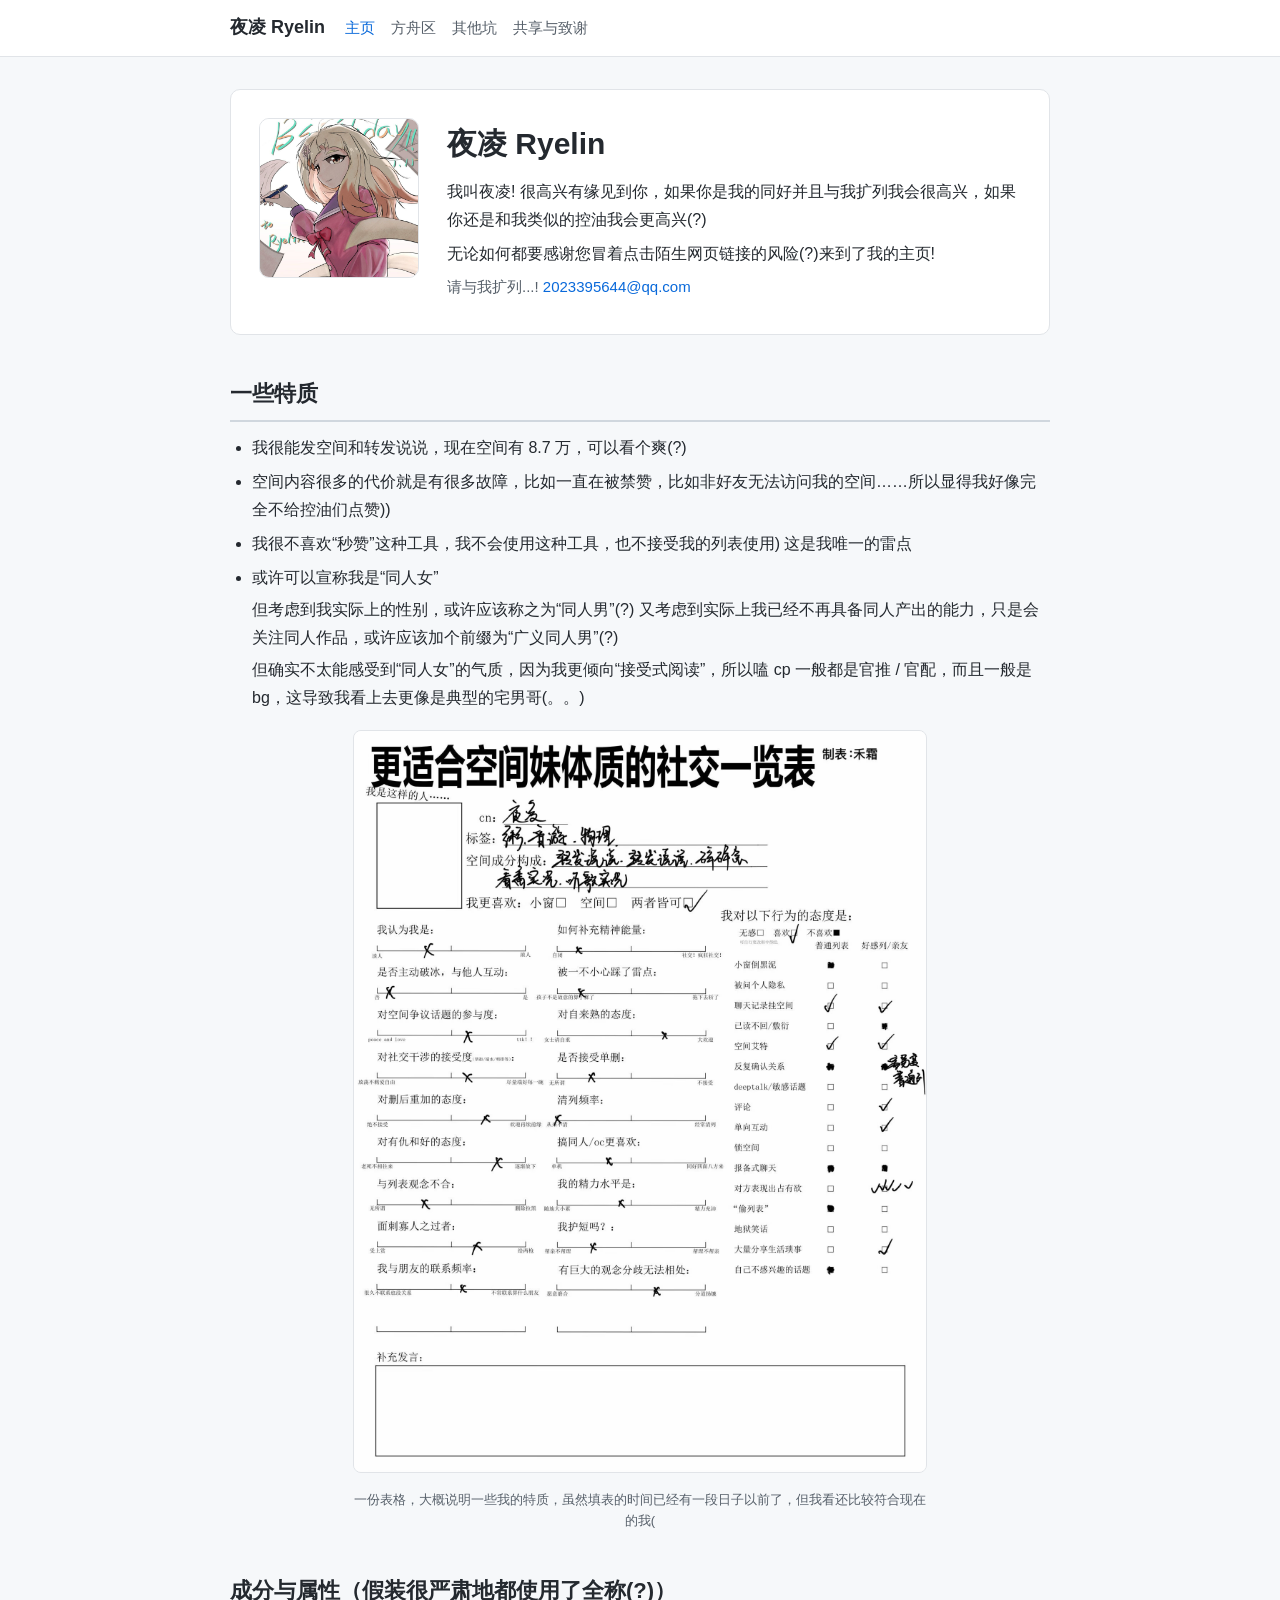
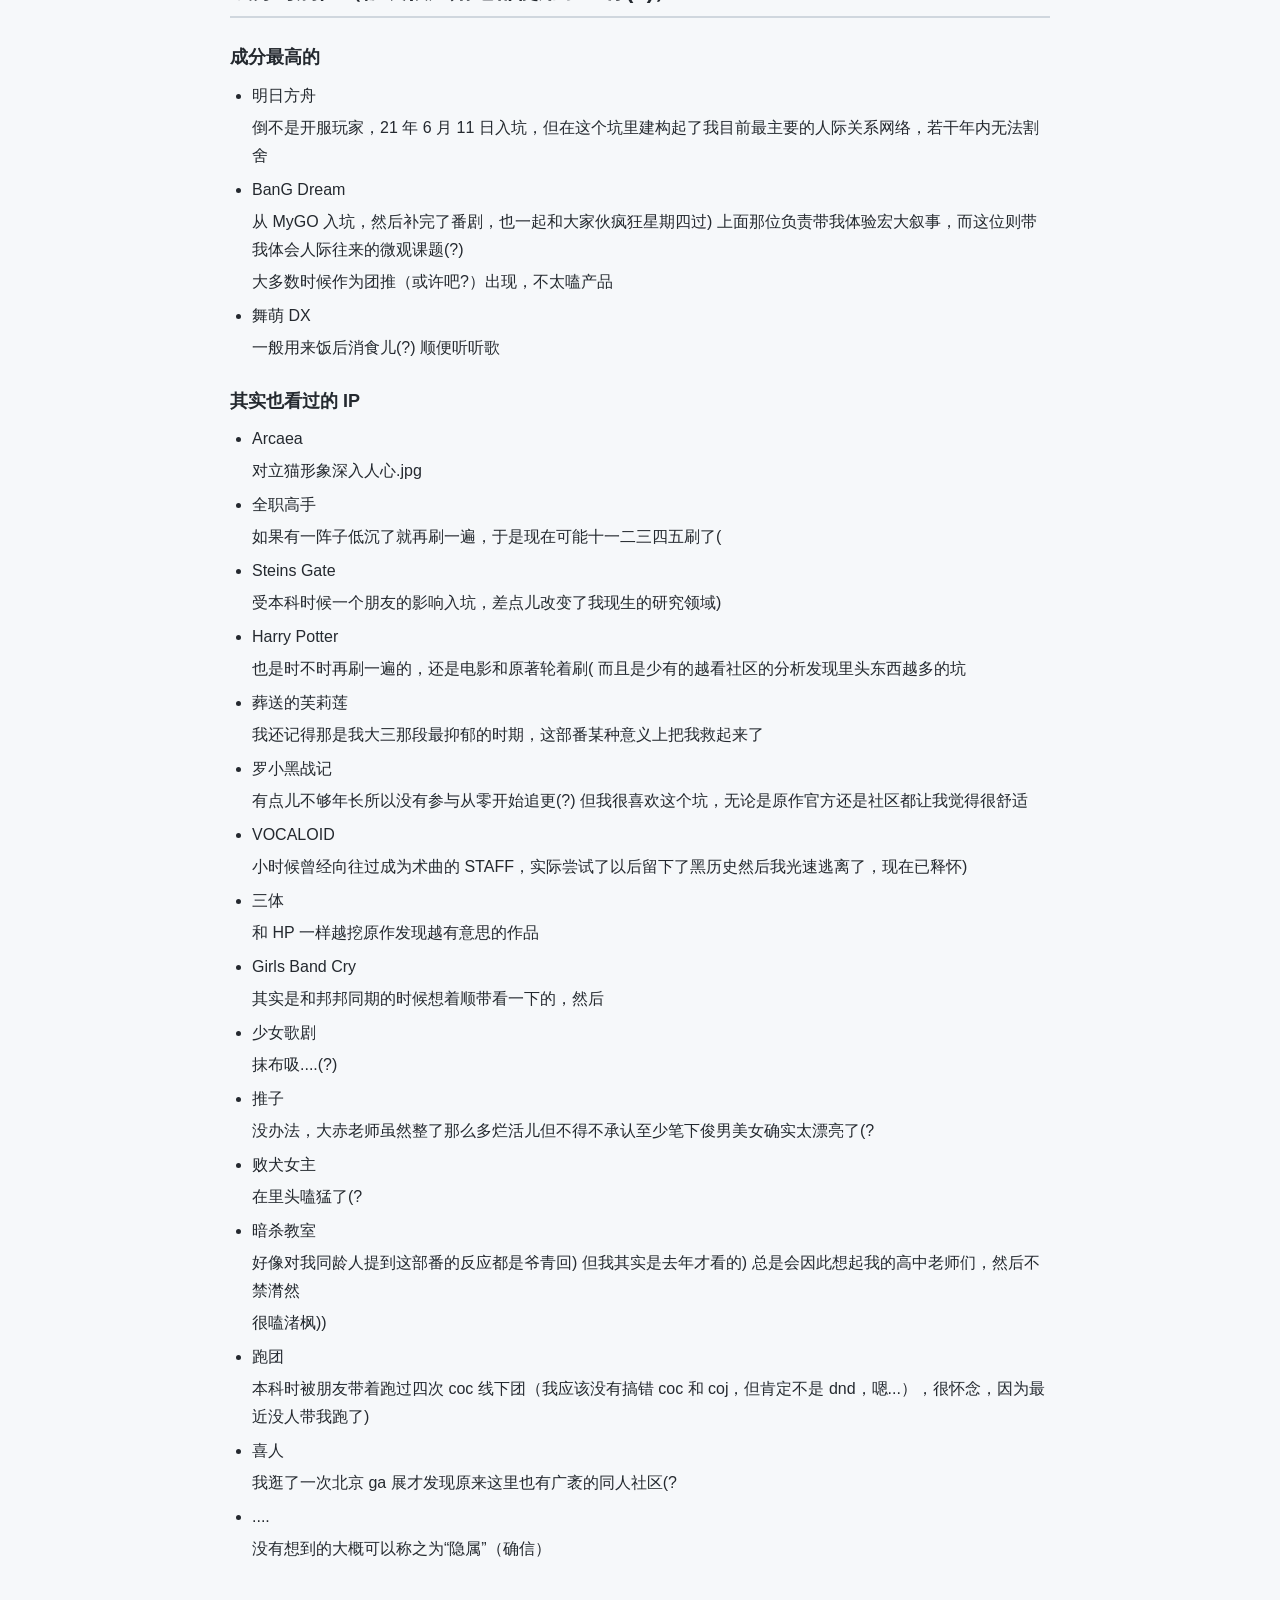
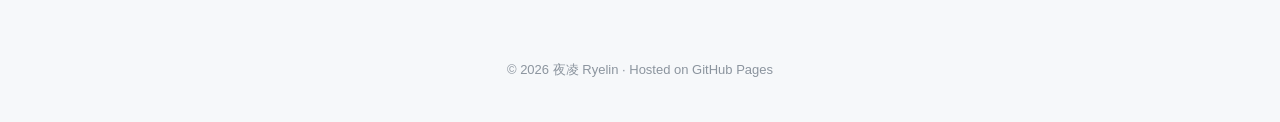
<file: index.html>
<!DOCTYPE html>
<html lang="zh-CN">
<head>
  <meta charset="UTF-8" />
  <!-- 让页面在手机上按实际宽度渲染，而不是缩小显示 -->
  <meta name="viewport" content="width=device-width, initial-scale=1.0" />
  <title>夜凌 Ryelin - 主页</title>
  <meta name="description" content="夜凌 Ryelin 的 ACGN 个人主页：一些特质、成分与属性。" />
  <!-- 引入本页专用样式表（全站共用） -->
  <link rel="stylesheet" href="assets/css/ryelin.css" />
</head>

<body>

  <!-- ===================== 顶部导航栏 ===================== -->
  <nav class="site-nav">
    <div class="nav-inner">
      <a class="nav-brand" href="index.html">夜凌 Ryelin</a>
      <div class="nav-links">
        <!-- 当前页 index.html 用 active 高亮 -->
        <a class="active" href="index.html">主页</a>
        <a href="ark.html">方舟区</a>
        <a href="misc.html">其他坑</a>
        <a href="acknowledge.html">共享与致谢</a>
      </div>
    </div>
  </nav>

  <main class="container">

    <!-- ===================== 个人信息头部 ===================== -->
    <section class="profile">
      <!-- 个人照片：文件位于 images/Ryelin.jpg -->
      <img class="photo" src="images/Ryelin.jpg" alt="夜凌 Ryelin 的照片" />

      <div class="intro">
        <h1>夜凌 Ryelin</h1>

        <p>我叫夜凌! 很高兴有缘见到你，如果你是我的同好并且与我扩列我会很高兴，如果你还是和我类似的控油我会更高兴(?)</p>

        <p>无论如何都要感谢您冒着点击陌生网页链接的风险(?)来到了我的主页!</p>

        <!-- 联系方式：邮箱做了 mailto 链接，点击可直接发信 -->
        <p class="muted">
          请与我扩列...!
          <a href="mailto:2023395644@qq.com">2023395644@qq.com</a>
        </p>
      </div>
    </section>

    <!-- ===================== 一些特质 ===================== -->
    <h2>一些特质</h2>
    <ul class="clean">
      <li>我很能发空间和转发说说，现在空间有 8.7 万，可以看个爽(?)</li>
      <li>空间内容很多的代价就是有很多故障，比如一直在被禁赞，比如非好友无法访问我的空间……所以显得我好像完全不给控油们点赞))</li>
      <li>我很不喜欢“秒赞”这种工具，我不会使用这种工具，也不接受我的列表使用) 这是我唯一的雷点</li>
      <li>或许可以宣称我是“同人女”
        <p>但考虑到我实际上的性别，或许应该称之为“同人男”(?) 又考虑到实际上我已经不再具备同人产出的能力，只是会关注同人作品，或许应该加个前缀为“广义同人男”(?)</p>
        <p>但确实不太能感受到“同人女”的气质，因为我更倾向“接受式阅读”，所以嗑 cp 一般都是官推 / 官配，而且一般是 bg，这导致我看上去更像是典型的宅男哥(。。)</p>
      </li>
    </ul>

    <!-- 特质表格配图：窄图 + 小字居中的图注 -->
    <figure class="fig narrow">
      <img src="images/traits.jpg" alt="一份说明作者特质的表格" />
      <figcaption>一份表格，大概说明一些我的特质，虽然填表的时间已经有一段日子以前了，但我看还比较符合现在的我(</figcaption>
    </figure>

    <!-- ===================== 成分与属性 ===================== -->
    <h2>成分与属性（假装很严肃地都使用了全称(?)）</h2>

    <h3>成分最高的</h3>
    <ul class="clean">
      <li>明日方舟
        <p>倒不是开服玩家，21 年 6 月 11 日入坑，但在这个坑里建构起了我目前最主要的人际关系网络，若干年内无法割舍</p>
      </li>
      <li>BanG Dream
        <p>从 MyGO 入坑，然后补完了番剧，也一起和大家伙疯狂星期四过) 上面那位负责带我体验宏大叙事，而这位则带我体会人际往来的微观课题(?)</p>
        <p>大多数时候作为团推（或许吧?）出现，不太嗑产品</p>
      </li>
      <li>舞萌 DX
        <p>一般用来饭后消食儿(?) 顺便听听歌</p>
      </li>
    </ul>

    <h3>其实也看过的 IP</h3>
    <ul class="clean">
      <li>Arcaea
        <p>对立猫形象深入人心.jpg</p>
      </li>
      <li>全职高手
        <p>如果有一阵子低沉了就再刷一遍，于是现在可能十一二三四五刷了(</p>
      </li>
      <li>Steins Gate
        <p>受本科时候一个朋友的影响入坑，差点儿改变了我现生的研究领域)</p>
      </li>
      <li>Harry Potter
        <p>也是时不时再刷一遍的，还是电影和原著轮着刷( 而且是少有的越看社区的分析发现里头东西越多的坑</p>
      </li>
      <li>葬送的芙莉莲
        <p>我还记得那是我大三那段最抑郁的时期，这部番某种意义上把我救起来了</p>
      </li>
      <li>罗小黑战记
        <p>有点儿不够年长所以没有参与从零开始追更(?) 但我很喜欢这个坑，无论是原作官方还是社区都让我觉得很舒适</p>
      </li>
      <li>VOCALOID
        <p>小时候曾经向往过成为术曲的 STAFF，实际尝试了以后留下了黑历史然后我光速逃离了，现在已释怀)</p>
      </li>
      <li>三体
        <p>和 HP 一样越挖原作发现越有意思的作品</p>
      </li>
      <li>Girls Band Cry
        <p>其实是和邦邦同期的时候想着顺带看一下的，然后</p>
      </li>
      <li>少女歌剧
        <p>抹布吸....(?)</p>
      </li>
      <li>推子
        <p>没办法，大赤老师虽然整了那么多烂活儿但不得不承认至少笔下俊男美女确实太漂亮了(?</p>
      </li>
      <li>败犬女主
        <p>在里头嗑猛了(?</p>
      </li>
      <li>暗杀教室
        <p>好像对我同龄人提到这部番的反应都是爷青回) 但我其实是去年才看的) 总是会因此想起我的高中老师们，然后不禁潸然</p>
        <p>很嗑渚枫))</p>
      </li>
      <li>跑团
        <p>本科时被朋友带着跑过四次 coc 线下团（我应该没有搞错 coc 和 coj，但肯定不是 dnd，嗯...），很怀念，因为最近没人带我跑了)</p>
      </li>
      <li>喜人
        <p>我逛了一次北京 ga 展才发现原来这里也有广袤的同人社区(?</p>
      </li>
      <li>....
        <p>没有想到的大概可以称之为“隐属”（确信）</p>
      </li>
    </ul>

  </main>

  <!-- ===================== 页脚 ===================== -->
  <footer class="site-footer">
    © <span id="year"></span> 夜凌 Ryelin · Hosted on GitHub Pages
  </footer>

  <!-- 自动把页脚年份更新为当前年份，省得每年手动改 -->
  <script>
    document.getElementById('year').textContent = new Date().getFullYear();
  </script>

</body>
</html>
</file>
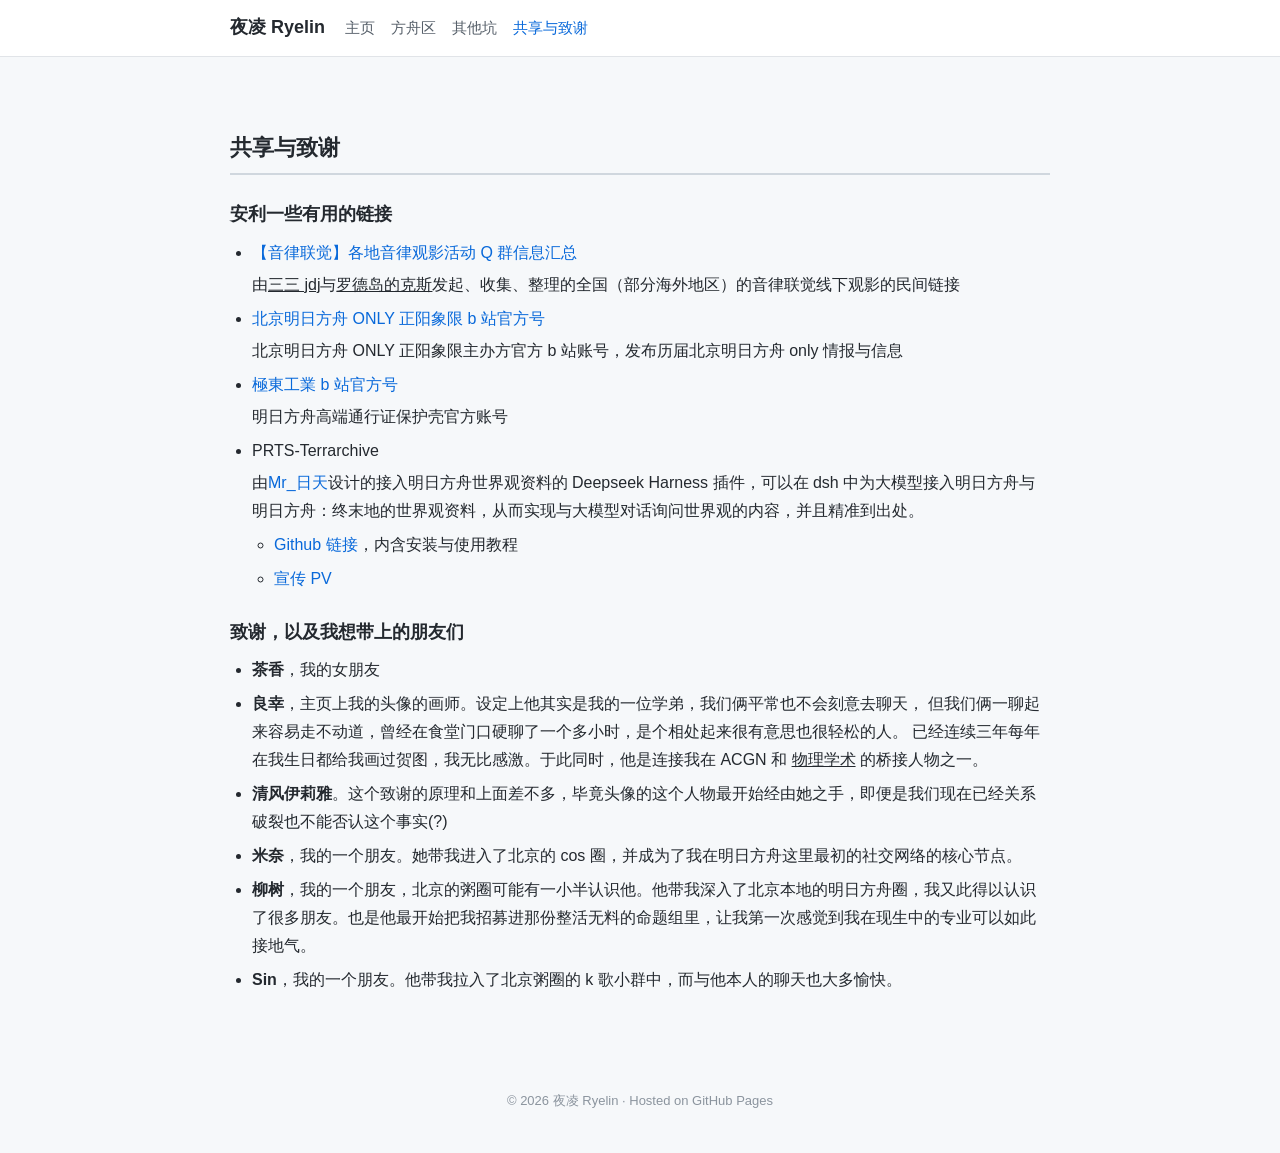
<file: acknowledge.html>
<!DOCTYPE html>
<html lang="zh-CN">
<head>
  <meta charset="UTF-8" />
  <meta name="viewport" content="width=device-width, initial-scale=1.0" />
  <title>夜凌 Ryelin - 共享与致谢</title>
  <meta name="description" content="夜凌 Ryelin 的共享与致谢：一些有用的链接安利。" />
  <!-- 全站共用样式表 -->
  <link rel="stylesheet" href="assets/css/ryelin.css" />
</head>

<body>

  <!-- ===================== 顶部导航栏 ===================== -->
  <nav class="site-nav">
    <div class="nav-inner">
      <a class="nav-brand" href="index.html">夜凌 Ryelin</a>
      <div class="nav-links">
        <a href="index.html">主页</a>
        <a href="ark.html">方舟区</a>
        <a href="misc.html">其他坑</a>
        <!-- 当前页 acknowledge.html 用 active 高亮 -->
        <a class="active" href="acknowledge.html">共享与致谢</a>
      </div>
    </div>
  </nav>

  <main class="container">

    <h2>共享与致谢</h2>

    <h3>安利一些有用的链接</h3>

    <ul class="clean">
      <li>
        <a href="https://www.bilibili.com/video/BV1YsNg6eEsC/?spm_id_from=333.1387.upload.video_card.click&amp;vd_source=e0b5b5957be74b54f441bf31b6ef17aa" target="_blank" rel="noopener">【音律联觉】各地音律观影活动 Q 群信息汇总</a>
        <p>由<u>三三 jdj</u>与<u>罗德岛的克斯</u>发起、收集、整理的全国（部分海外地区）的音律联觉线下观影的民间链接</p>
      </li>
      <li>
        <a href="https://space.bilibili.com/3546598468488109/dynamic" target="_blank" rel="noopener">北京明日方舟 ONLY 正阳象限 b 站官方号</a>
        <p>北京明日方舟 ONLY 正阳象限主办方官方 b 站账号，发布历届北京明日方舟 only 情报与信息</p>
      </li>
      <li>
        <a href="https://space.bilibili.com/107164480?spm_id_from=333.337.search-card.all.click" target="_blank" rel="noopener">極東工業 b 站官方号</a>
        <p>明日方舟高端通行证保护壳官方账号</p>
      </li>
      <li>
        PRTS-Terrarchive
        <p>由<a href="https://space.bilibili.com/244121510?spm_id_from=333.788.upinfo.detail.click" target="_blank" rel="noopener">Mr_日天</a>设计的接入明日方舟世界观资料的 Deepseek Harness 插件，可以在 dsh 中为大模型接入明日方舟与明日方舟：终末地的世界观资料，从而实现与大模型对话询问世界观的内容，并且精准到出处。</p>
        <ul class="clean">
          <li><a href="https://github.com/HTian-qwq/prts-terrarchive" target="_blank" rel="noopener">Github 链接</a>，内含安装与使用教程</li>
          <li><a href="https://www.bilibili.com/video/BV11pHq6BE6D/?spm_id_from=333.1387.homepage.video_card.click&amp;vd_source=e0b5b5957be74b54f441bf31b6ef17aa" target="_blank" rel="noopener">宣传 PV</a></li>
        </ul>
      </li>
    </ul>

    <h3>致谢，以及我想带上的朋友们</h3>

    <ul class="clean">
      <li><strong>茶香</strong>，我的女朋友</li>
      <li>
        <strong>良幸</strong>，主页上我的头像的画师。设定上他其实是我的一位学弟，我们俩平常也不会刻意去聊天，
        但我们俩一聊起来容易走不动道，曾经在食堂门口硬聊了一个多小时，是个相处起来很有意思也很轻松的人。
        已经连续三年每年在我生日都给我画过贺图，我无比感激。于此同时，他是连接我在 ACGN 和
        <a class="link-plain" href="https://ryelinscw.github.io/RyelinPhy/" target="_blank" rel="noopener">物理学术</a>
        的桥接人物之一。
      </li>
      <li><strong>清风伊莉雅</strong>。这个致谢的原理和上面差不多，毕竟头像的这个人物最开始经由她之手，即便是我们现在已经关系破裂也不能否认这个事实(?)</li>
      <li><strong>米奈</strong>，我的一个朋友。她带我进入了北京的 cos 圈，并成为了我在明日方舟这里最初的社交网络的核心节点。</li>
      <li><strong>柳树</strong>，我的一个朋友，北京的粥圈可能有一小半认识他。他带我深入了北京本地的明日方舟圈，我又此得以认识了很多朋友。也是他最开始把我招募进那份整活无料的命题组里，让我第一次感觉到我在现生中的专业可以如此接地气。</li>
      <li><strong>Sin</strong>，我的一个朋友。他带我拉入了北京粥圈的 k 歌小群中，而与他本人的聊天也大多愉快。</li>
    </ul>

  </main>

  <!-- ===================== 页脚 ===================== -->
  <footer class="site-footer">
    © <span id="year"></span> 夜凌 Ryelin · Hosted on GitHub Pages
  </footer>

  <script>
    document.getElementById('year').textContent = new Date().getFullYear();
  </script>

</body>
</html>
</file>
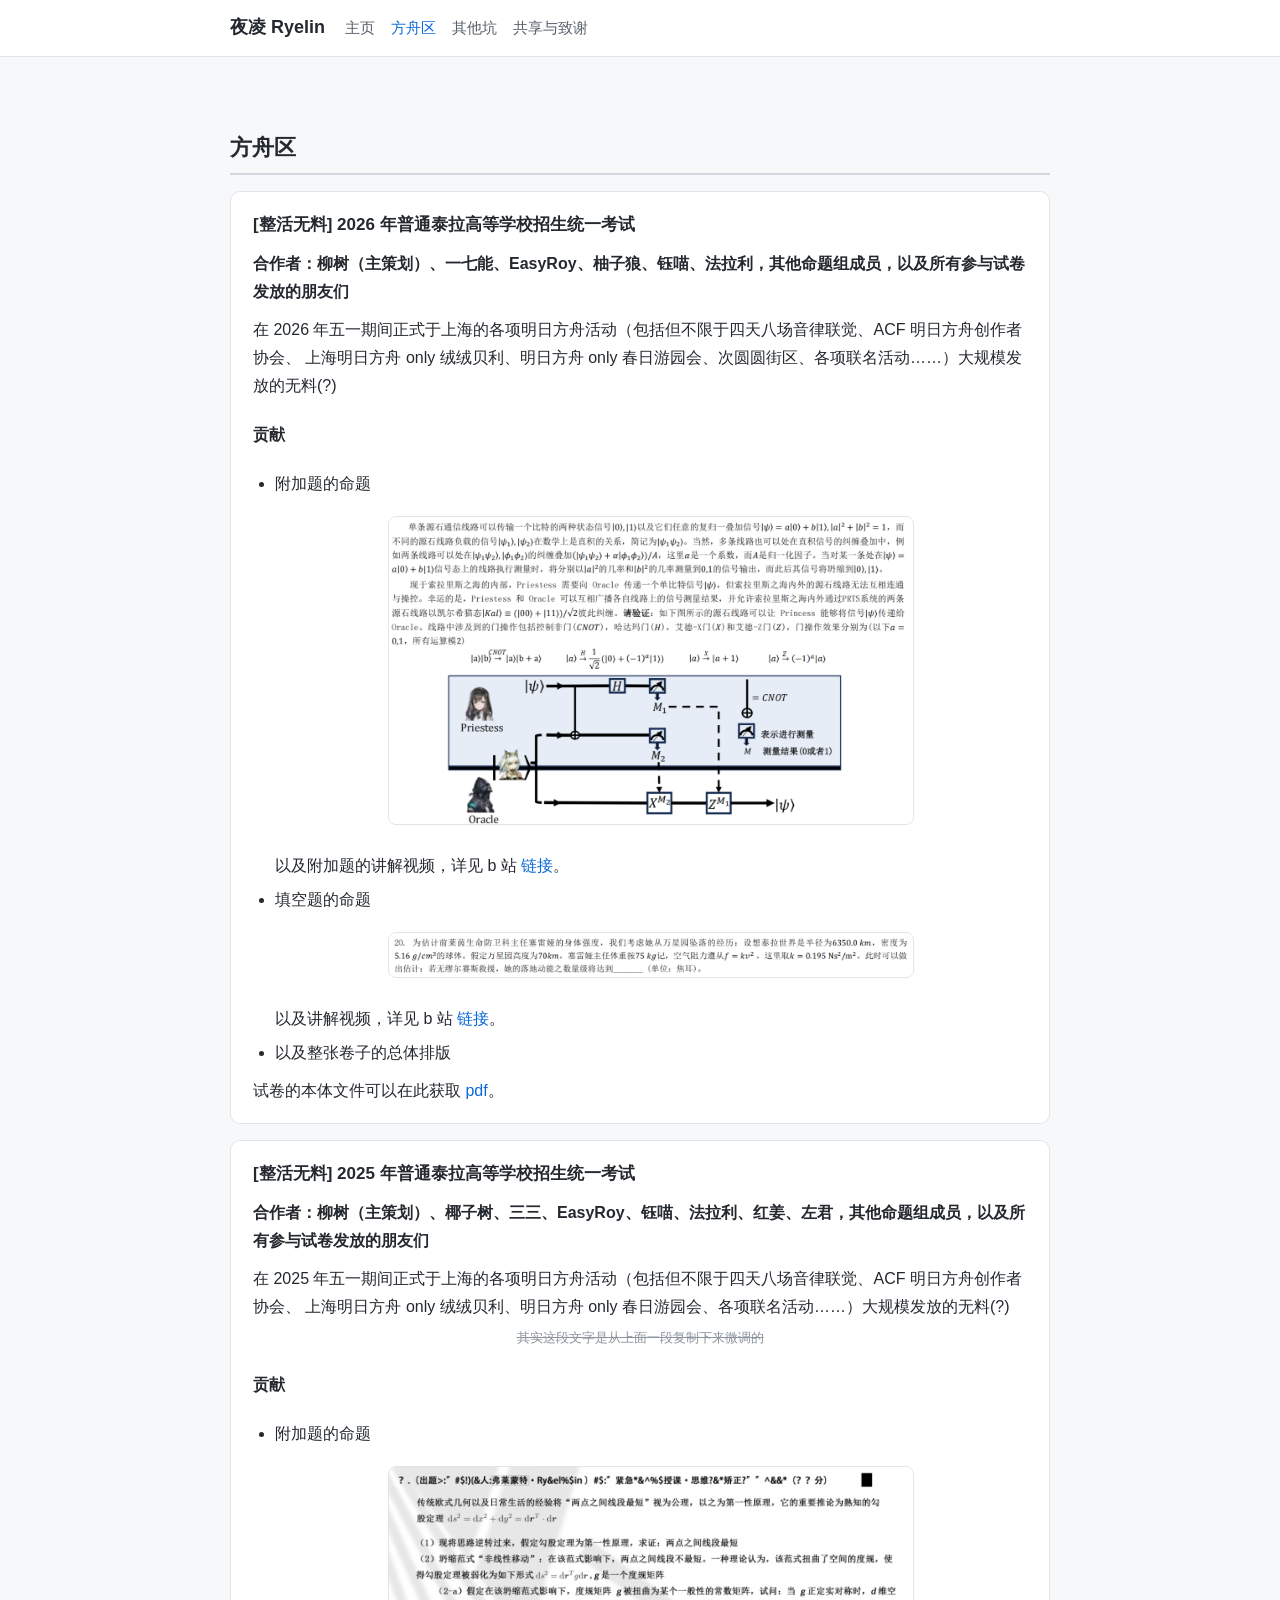
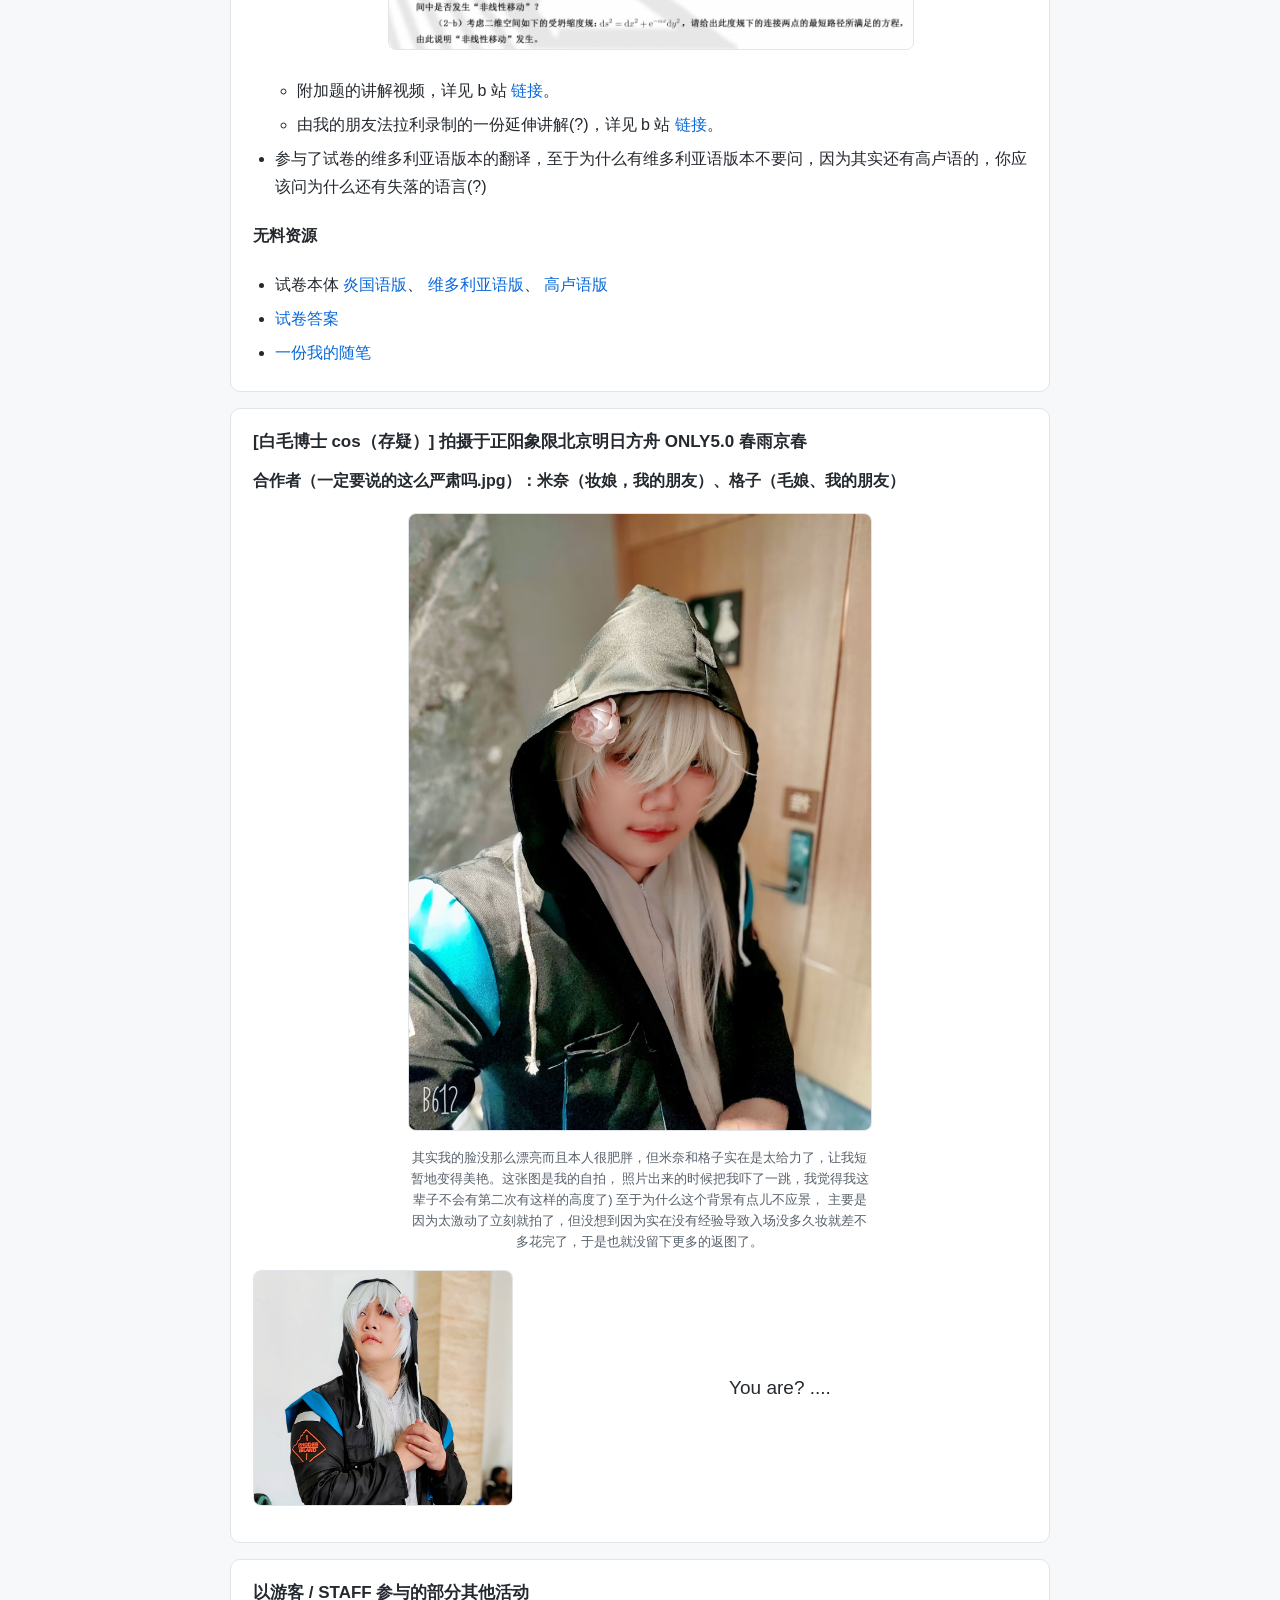
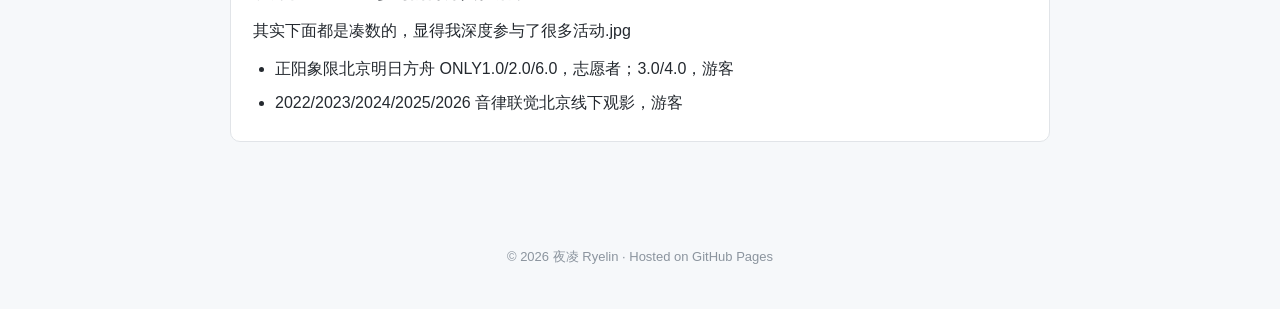
<file: ark.html>
<!DOCTYPE html>
<html lang="zh-CN">
<head>
  <meta charset="UTF-8" />
  <meta name="viewport" content="width=device-width, initial-scale=1.0" />
  <title>夜凌 Ryelin - 方舟区</title>
  <meta name="description" content="夜凌 Ryelin 的明日方舟相关整活、无料与活动记录。" />
  <!-- 全站共用样式表 -->
  <link rel="stylesheet" href="assets/css/ryelin.css" />
</head>

<body>

  <!-- ===================== 顶部导航栏 ===================== -->
  <nav class="site-nav">
    <div class="nav-inner">
      <a class="nav-brand" href="index.html">夜凌 Ryelin</a>
      <div class="nav-links">
        <a href="index.html">主页</a>
        <!-- 当前页 ark.html 用 active 高亮 -->
        <a class="active" href="ark.html">方舟区</a>
        <a href="misc.html">其他坑</a>
        <a href="acknowledge.html">共享与致谢</a>
      </div>
    </div>
  </nav>

  <main class="container">

    <h2>方舟区</h2>

    <!-- ================= 条目：2026 泰拉高考 ================= -->
    <article class="card">
      <h3 class="card-title">[整活无料] 2026 年普通泰拉高等学校招生统一考试</h3>

      <p class="collab">合作者：柳树（主策划）、一七能、EasyRoy、柚子狼、钰喵、法拉利，其他命题组成员，以及所有参与试卷发放的朋友们</p>

      <p class="card-body">
        在 2026 年五一期间正式于上海的各项明日方舟活动（包括但不限于四天八场音律联觉、ACF 明日方舟创作者协会、
        上海明日方舟 only 绒绒贝利、明日方舟 only 春日游园会、次圆圆街区、各项联名活动……）大规模发放的无料(?)
      </p>

      <h4>贡献</h4>
      <ul class="clean card-body">
        <li>
          附加题的命题
          <!-- 窄图：两侧留白，不要过大 -->
          <figure class="fig narrow">
            <img src="images/bonus_question_2026.png" alt="2026 年附加题截图" />
          </figure>
          以及附加题的讲解视频，详见 b 站
          <a href="https://www.bilibili.com/video/BV1Ut9sBUEjf/?spm_id_from=333.1387.homepage.video_card.click&amp;vd_source=e0b5b5957be74b54f441bf31b6ef17aa" target="_blank" rel="noopener">链接</a>。
        </li>
        <li>
          填空题的命题
          <figure class="fig narrow">
            <img src="images/fill_blank_2026.png" alt="2026 年填空题截图" />
          </figure>
          以及讲解视频，详见 b 站
          <a href="https://www.bilibili.com/video/BV1w69sBrEDi/?spm_id_from=333.1387.homepage.video_card.click" target="_blank" rel="noopener">链接</a>。
        </li>
        <li>以及整张卷子的总体排版</li>
      </ul>

      <p class="card-body">
        试卷的本体文件可以在此获取
        <a href="files/terra_exam_2026.pdf" target="_blank" rel="noopener">pdf</a>。
      </p>
    </article>

    <!-- ================= 条目：2025 泰拉高考 ================= -->
    <article class="card">
      <h3 class="card-title">[整活无料] 2025 年普通泰拉高等学校招生统一考试</h3>

      <p class="collab">合作者：柳树（主策划）、椰子树、三三、EasyRoy、钰喵、法拉利、红姜、左君，其他命题组成员，以及所有参与试卷发放的朋友们</p>

      <p class="card-body">
        在 2025 年五一期间正式于上海的各项明日方舟活动（包括但不限于四天八场音律联觉、ACF 明日方舟创作者协会、
        上海明日方舟 only 绒绒贝利、明日方舟 only 春日游园会、各项联名活动……）大规模发放的无料(?)
      </p>

      <!-- 删除线说明：居中缩小 -->
      <p class="strike-note">其实这段文字是从上面一段复制下来微调的</p>

      <h4>贡献</h4>
      <ul class="clean card-body">
        <li>
          附加题的命题
          <figure class="fig narrow">
            <img src="images/bonus_question_2025.png" alt="2025 年附加题" />
          </figure>
          <ul class="clean">
            <li>
              附加题的讲解视频，详见 b 站
              <a href="https://www.bilibili.com/video/BV14wV1zdEhH/?spm_id_from=333.1387.upload.video_card.click" target="_blank" rel="noopener">链接</a>。
            </li>
            <li>
              由我的朋友法拉利录制的一份延伸讲解(?)，详见 b 站
              <a href="https://www.bilibili.com/video/BV1QwVbzDEoj/?spm_id_from=333.1387.upload.video_card.click" target="_blank" rel="noopener">链接</a>。
            </li>
          </ul>
        </li>
        <li>参与了试卷的维多利亚语版本的翻译，至于为什么有维多利亚语版本不要问，因为其实还有高卢语的，你应该问为什么还有失落的语言(?)</li>
      </ul>

      <h4>无料资源</h4>
      <ul class="clean card-body">
        <li>
          试卷本体
          <a href="files/terra_exam_2025_zh.pdf" target="_blank" rel="noopener">炎国语版</a>、
          <a href="files/terra_exam_2025_en.pdf" target="_blank" rel="noopener">维多利亚语版</a>、
          <a href="files/terra_exam_2025_fr.pdf" target="_blank" rel="noopener">高卢语版</a>
        </li>
        <li><a href="files/terra_exam_2025_answer.pdf" target="_blank" rel="noopener">试卷答案</a></li>
        <li><a href="blog/2025-paper-afterword.html">一份我的随笔</a></li>
      </ul>
    </article>

    <!-- ================= 条目：白毛博士 cos ================= -->
    <article class="card">
      <h3 class="card-title">[白毛博士 cos（存疑）] 拍摄于正阳象限北京明日方舟 ONLY5.0 春雨京春</h3>

      <p class="collab">合作者（一定要说的这么严肃吗.jpg）：米奈（妆娘，我的朋友）、格子（毛娘、我的朋友）</p>

      <!-- 图注在图片宽度范围内居中放置；图片宽度 0.6 LineWidth -->
      <figure class="fig w60">
        <img src="images/cos_doctor_1.jpg" alt="白毛博士 cos 自拍" />
        <figcaption>
          其实我的脸没那么漂亮而且本人很肥胖，但米奈和格子实在是太给力了，让我短暂地变得美艳。这张图是我的自拍，
          照片出来的时候把我吓了一跳，我觉得我这辈子不会有第二次有这样的高度了) 至于为什么这个背景有点儿不应景，
          主要是因为太激动了立刻就拍了，但没想到因为实在没有经验导致入场没多久妆就差不多花完了，于是也就没留下更多的返图了。
        </figcaption>
      </figure>

      <!-- 小图 + 放大的图注，左右分布 -->
      <div class="figure-side">
        <img src="images/cos_doctor_2.jpg" alt="白毛博士 cos 第二张" />
        <div class="side-caption">You are? ....</div>
      </div>
    </article>

    <!-- ================= 条目：其他活动 ================= -->
    <article class="card">
      <h3 class="card-title">以游客 / STAFF 参与的部分其他活动</h3>

      <p class="card-body">其实下面都是凑数的，显得我深度参与了很多活动.jpg</p>

      <ul class="clean card-body">
        <li>正阳象限北京明日方舟 ONLY1.0/2.0/6.0，志愿者；3.0/4.0，游客</li>
        <li>2022/2023/2024/2025/2026 音律联觉北京线下观影，游客</li>
      </ul>
    </article>

  </main>

  <!-- ===================== 页脚 ===================== -->
  <footer class="site-footer">
    © <span id="year"></span> 夜凌 Ryelin · Hosted on GitHub Pages
  </footer>

  <script>
    document.getElementById('year').textContent = new Date().getFullYear();
  </script>

</body>
</html>
</file>
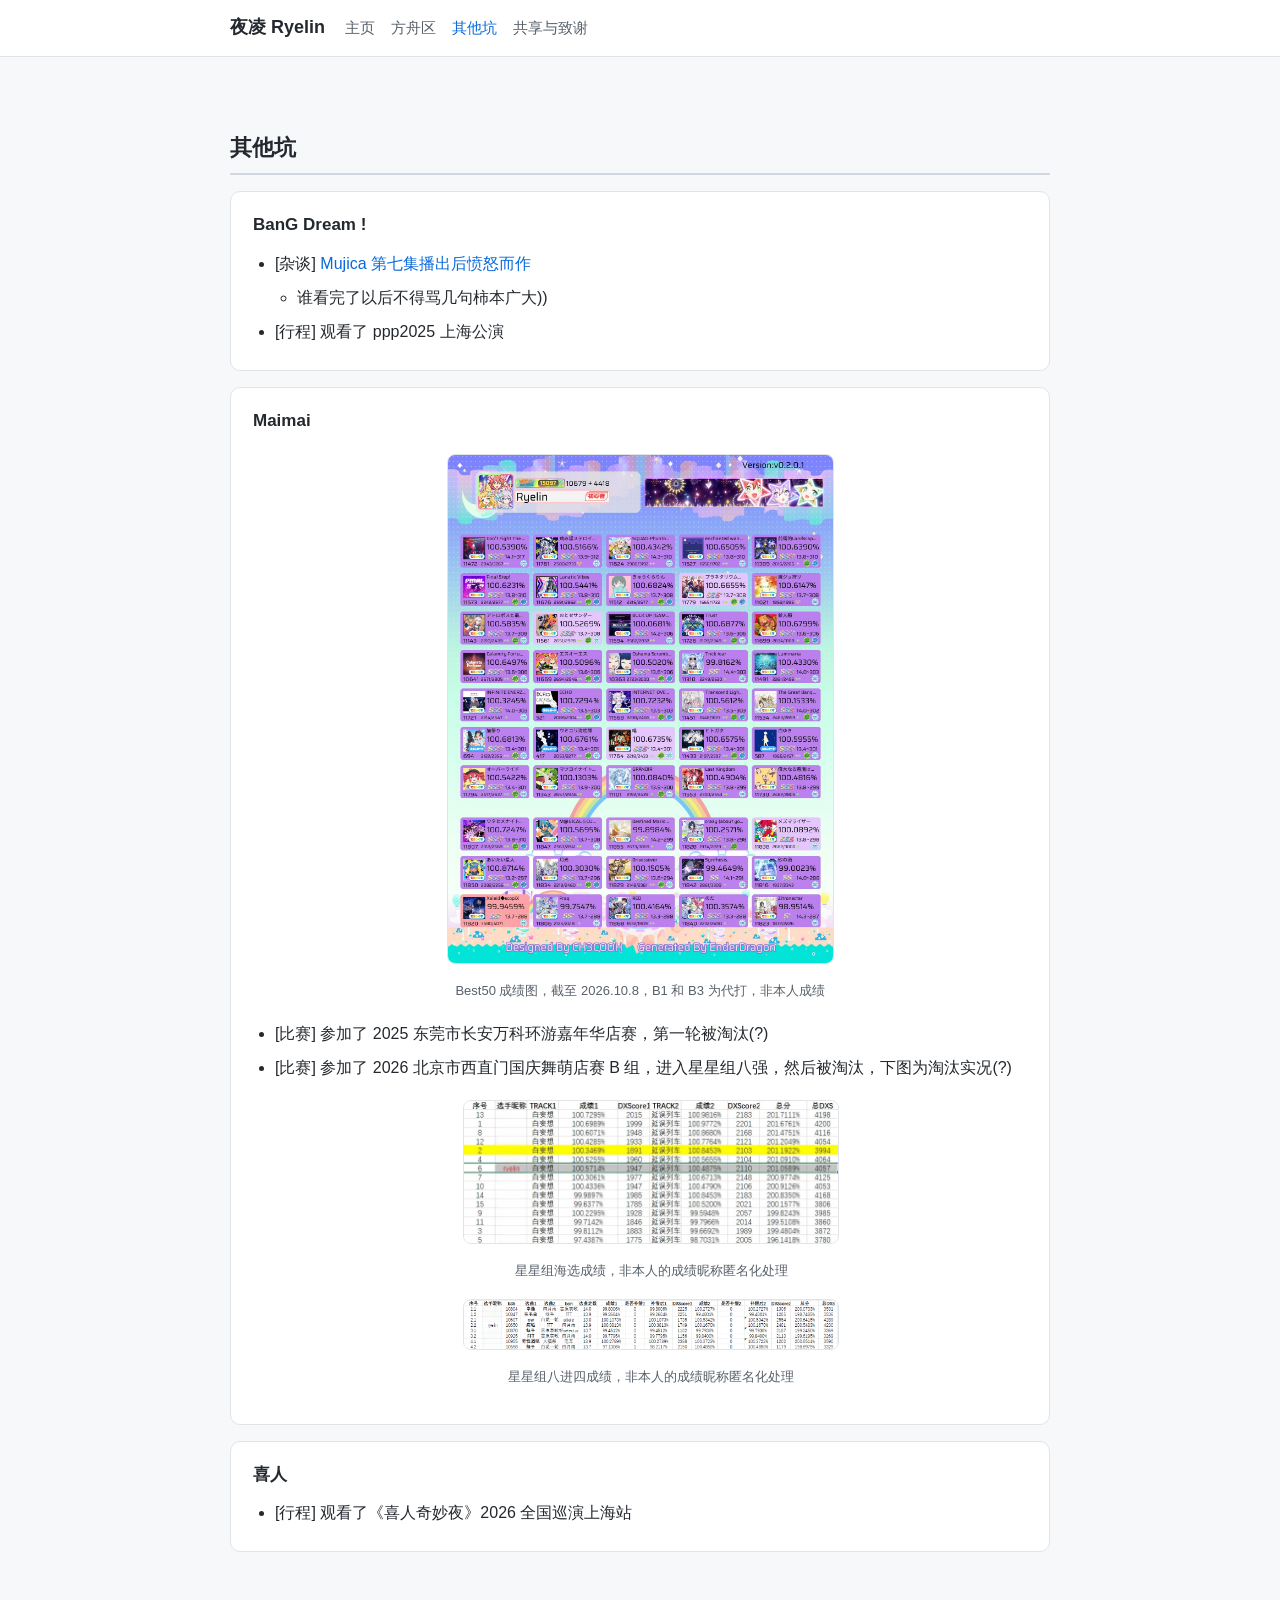
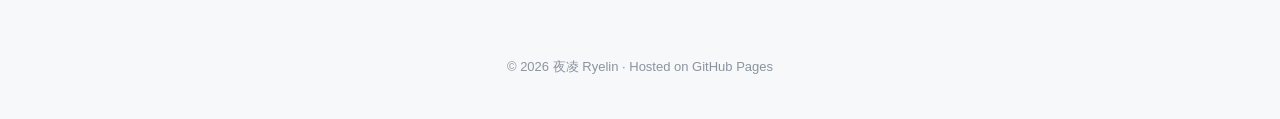
<file: misc.html>
<!DOCTYPE html>
<html lang="zh-CN">
<head>
  <meta charset="UTF-8" />
  <meta name="viewport" content="width=device-width, initial-scale=1.0" />
  <title>夜凌 Ryelin - 其他坑</title>
  <meta name="description" content="夜凌 Ryelin 在 BanG Dream、舞萌 DX、喜人等坑的行程与记录。" />
  <!-- 全站共用样式表 -->
  <link rel="stylesheet" href="assets/css/ryelin.css" />
</head>

<body>

  <!-- ===================== 顶部导航栏 ===================== -->
  <nav class="site-nav">
    <div class="nav-inner">
      <a class="nav-brand" href="index.html">夜凌 Ryelin</a>
      <div class="nav-links">
        <a href="index.html">主页</a>
        <a href="ark.html">方舟区</a>
        <!-- 当前页 misc.html 用 active 高亮 -->
        <a class="active" href="misc.html">其他坑</a>
        <a href="acknowledge.html">共享与致谢</a>
      </div>
    </div>
  </nav>

  <main class="container">

    <h2>其他坑</h2>

    <!-- ================= BanG Dream ================= -->
    <article class="card">
      <h3 class="card-title">BanG Dream !</h3>

      <ul class="clean card-body">
        <li>
          [杂谈] <a href="blog/mujica-ep7.html">Mujica 第七集播出后愤怒而作</a>
          <ul class="clean">
            <li>谁看完了以后不得骂几句柿本广大))</li>
          </ul>
        </li>
        <li>[行程] 观看了 ppp2025 上海公演</li>
      </ul>
    </article>

    <!-- ================= Maimai ================= -->
    <article class="card">
      <h3 class="card-title">Maimai</h3>

      <!-- Best50 成绩图，图注居中 -->
      <figure class="fig half">
        <img src="images/best50.jpg" alt="Best50 成绩图" />
        <figcaption>Best50 成绩图，截至 2026.10.8，B1 和 B3 为代打，非本人成绩</figcaption>
      </figure>

      <ul class="clean card-body">
        <li>[比赛] 参加了 2025 东莞市长安万科环游嘉年华店赛，第一轮被淘汰(?)</li>
        <li>
          [比赛] 参加了 2026 北京市西直门国庆舞萌店赛 B 组，进入星星组八强，然后被淘汰，下图为淘汰实况(?)
          <!-- 图注格式：居中、小字号 -->
          <figure class="fig half">
            <img src="images/maimai_2026_1.png" alt="2026 西直门舞萌店赛星星组海选成绩" />
            <figcaption>星星组海选成绩，非本人的成绩昵称匿名化处理</figcaption>
          </figure>
          <figure class="fig half">
            <img src="images/maimai_2026_2.png" alt="2026 西直门舞萌店赛星星组八进四成绩" />
            <figcaption>星星组八进四成绩，非本人的成绩昵称匿名化处理</figcaption>
          </figure>
        </li>
      </ul>
    </article>

    <!-- ================= 喜人 ================= -->
    <article class="card">
      <h3 class="card-title">喜人</h3>

      <ul class="clean card-body">
        <li>[行程] 观看了《喜人奇妙夜》2026 全国巡演上海站</li>
      </ul>
    </article>

  </main>

  <!-- ===================== 页脚 ===================== -->
  <footer class="site-footer">
    © <span id="year"></span> 夜凌 Ryelin · Hosted on GitHub Pages
  </footer>

  <script>
    document.getElementById('year').textContent = new Date().getFullYear();
  </script>

</body>
</html>
</file>
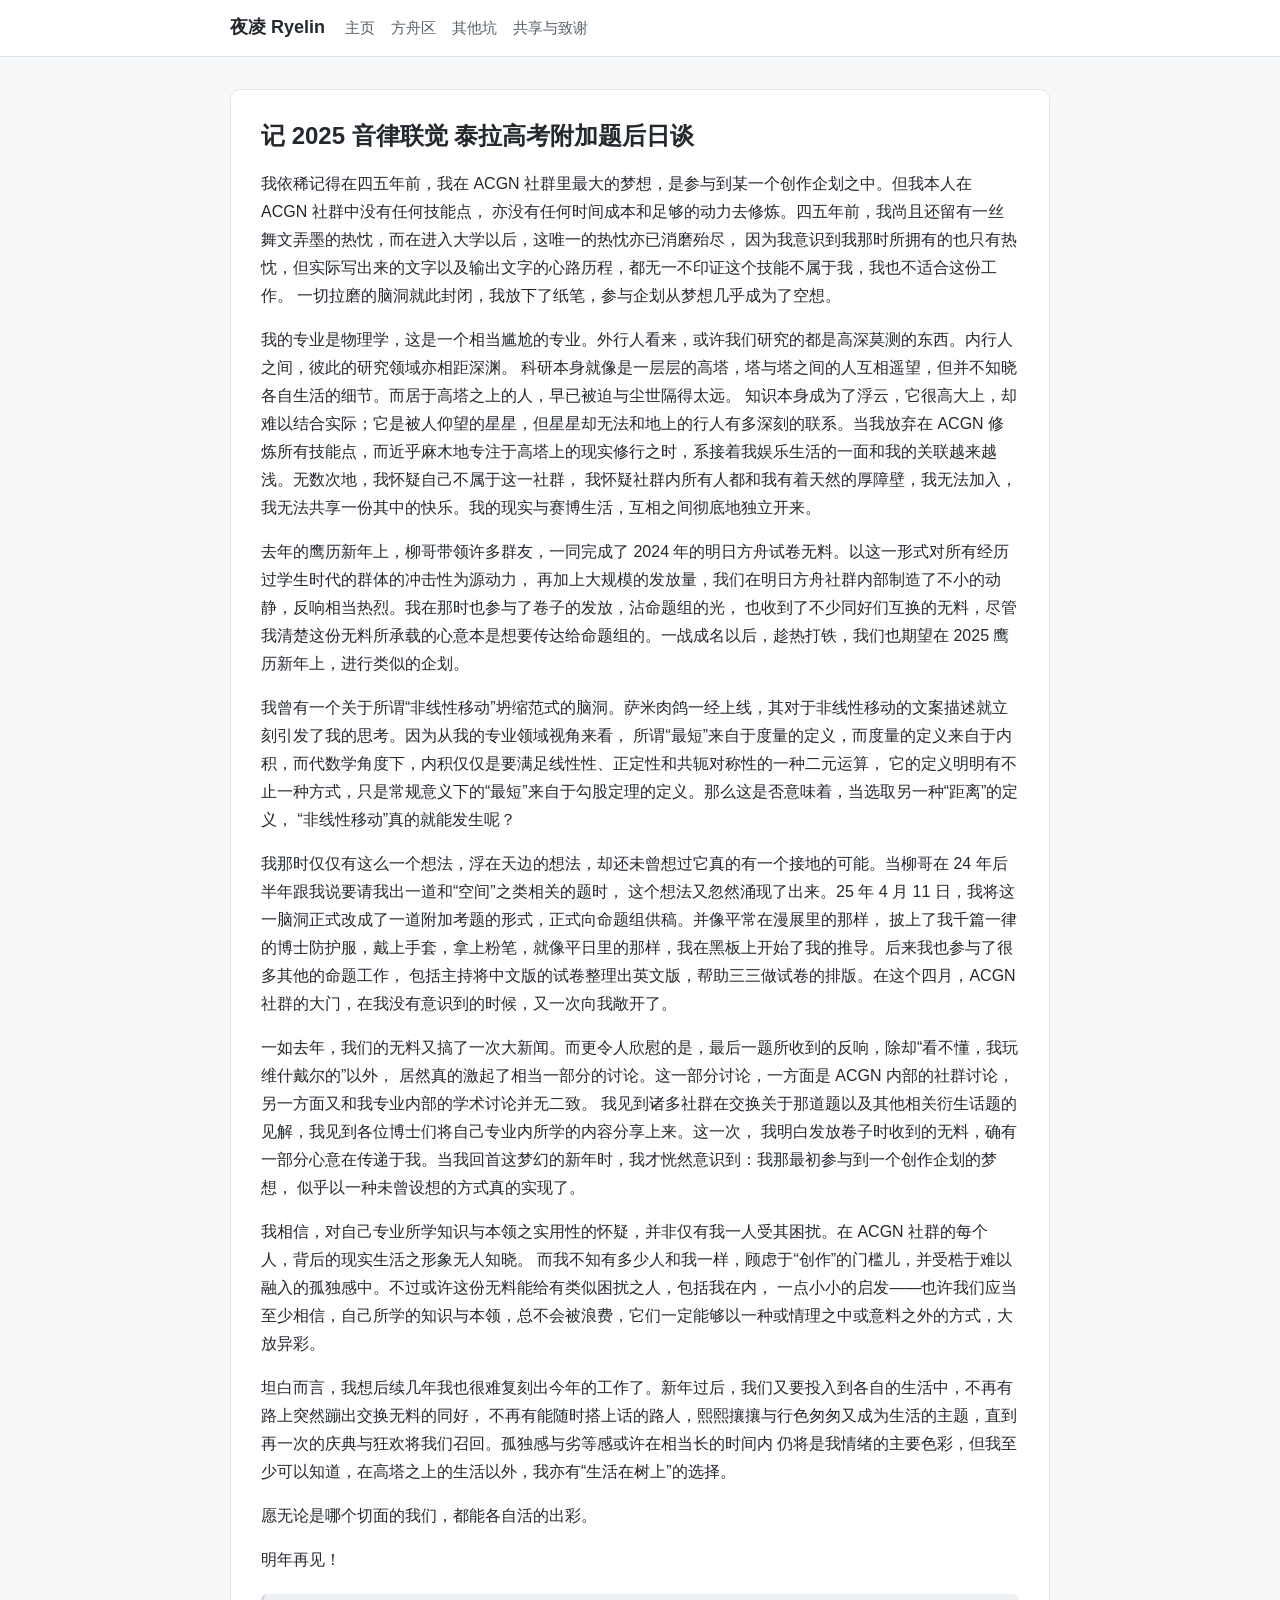
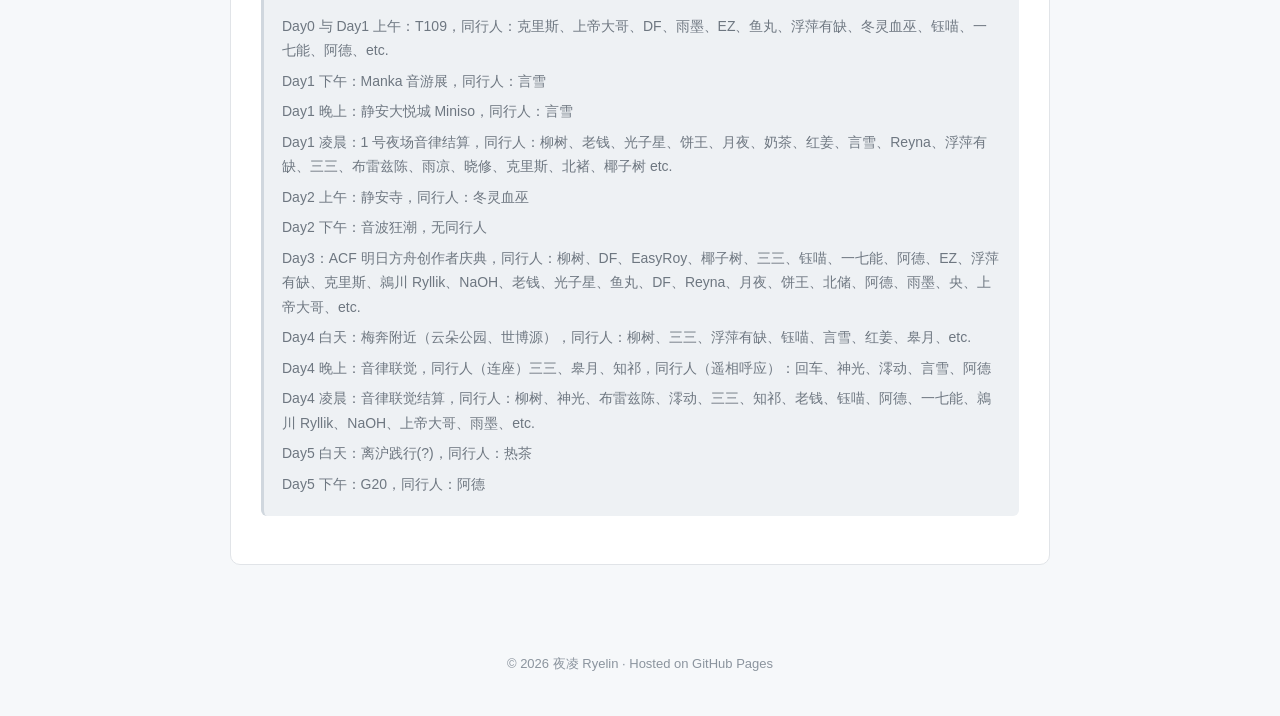
<file: blog/2025-paper-afterword.html>
<!DOCTYPE html>
<html lang="zh-CN">
<head>
  <meta charset="UTF-8" />
  <meta name="viewport" content="width=device-width, initial-scale=1.0" />
  <title>夜凌 Ryelin - 记 2025 音律联觉 泰拉高考附加题后日谈</title>
  <meta name="description" content="记 2025 音律联觉 泰拉高考附加题后日谈。" />
  <!-- 全站共用样式表 -->
  <link rel="stylesheet" href="../assets/css/ryelin.css" />
</head>

<body>

  <!-- ===================== 顶部导航栏 ===================== -->
  <nav class="site-nav">
    <div class="nav-inner">
      <a class="nav-brand" href="../index.html">夜凌 Ryelin</a>
      <div class="nav-links">
        <a href="../index.html">主页</a>
        <a href="../ark.html">方舟区</a>
        <a href="../misc.html">其他坑</a>
        <a href="../acknowledge.html">共享与致谢</a>
      </div>
    </div>
  </nav>

  <main class="container">

    <article class="article">

      <h1>记 2025 音律联觉 泰拉高考附加题后日谈</h1>

      <p>
        我依稀记得在四五年前，我在 ACGN 社群里最大的梦想，是参与到某一个创作企划之中。但我本人在 ACGN 社群中没有任何技能点，
        亦没有任何时间成本和足够的动力去修炼。四五年前，我尚且还留有一丝舞文弄墨的热忱，而在进入大学以后，这唯一的热忱亦已消磨殆尽，
        因为我意识到我那时所拥有的也只有热忱，但实际写出来的文字以及输出文字的心路历程，都无一不印证这个技能不属于我，我也不适合这份工作。
        一切拉磨的脑洞就此封闭，我放下了纸笔，参与企划从梦想几乎成为了空想。
      </p>

      <p>
        我的专业是物理学，这是一个相当尴尬的专业。外行人看来，或许我们研究的都是高深莫测的东西。内行人之间，彼此的研究领域亦相距深渊。
        科研本身就像是一层层的高塔，塔与塔之间的人互相遥望，但并不知晓各自生活的细节。而居于高塔之上的人，早已被迫与尘世隔得太远。
        知识本身成为了浮云，它很高大上，却难以结合实际；它是被人仰望的星星，但星星却无法和地上的行人有多深刻的联系。当我放弃在 ACGN
        修炼所有技能点，而近乎麻木地专注于高塔上的现实修行之时，系接着我娱乐生活的一面和我的关联越来越浅。无数次地，我怀疑自己不属于这一社群，
        我怀疑社群内所有人都和我有着天然的厚障壁，我无法加入，我无法共享一份其中的快乐。我的现实与赛博生活，互相之间彻底地独立开来。
      </p>

      <p>
        去年的鹰历新年上，柳哥带领许多群友，一同完成了 2024 年的明日方舟试卷无料。以这一形式对所有经历过学生时代的群体的冲击性为源动力，
        再加上大规模的发放量，我们在明日方舟社群内部制造了不小的动静，反响相当热烈。我在那时也参与了卷子的发放，沾命题组的光，
        也收到了不少同好们互换的无料，尽管我清楚这份无料所承载的心意本是想要传达给命题组的。一战成名以后，趁热打铁，我们也期望在 2025
        鹰历新年上，进行类似的企划。
      </p>

      <p>
        我曾有一个关于所谓“非线性移动”坍缩范式的脑洞。萨米肉鸽一经上线，其对于非线性移动的文案描述就立刻引发了我的思考。因为从我的专业领域视角来看，
        所谓“最短”来自于度量的定义，而度量的定义来自于内积，而代数学角度下，内积仅仅是要满足线性性、正定性和共轭对称性的一种二元运算，
        它的定义明明有不止一种方式，只是常规意义下的“最短”来自于勾股定理的定义。那么这是否意味着，当选取另一种“距离”的定义，
        “非线性移动”真的就能发生呢？
      </p>

      <p>
        我那时仅仅有这么一个想法，浮在天边的想法，却还未曾想过它真的有一个接地的可能。当柳哥在 24 年后半年跟我说要请我出一道和“空间”之类相关的题时，
        这个想法又忽然涌现了出来。25 年 4 月 11 日，我将这一脑洞正式改成了一道附加考题的形式，正式向命题组供稿。并像平常在漫展里的那样，
        披上了我千篇一律的博士防护服，戴上手套，拿上粉笔，就像平日里的那样，我在黑板上开始了我的推导。后来我也参与了很多其他的命题工作，
        包括主持将中文版的试卷整理出英文版，帮助三三做试卷的排版。在这个四月，ACGN 社群的大门，在我没有意识到的时候，又一次向我敞开了。
      </p>

      <p>
        一如去年，我们的无料又搞了一次大新闻。而更令人欣慰的是，最后一题所收到的反响，除却“看不懂，我玩维什戴尔的”以外，
        居然真的激起了相当一部分的讨论。这一部分讨论，一方面是 ACGN 内部的社群讨论，另一方面又和我专业内部的学术讨论并无二致。
        我见到诸多社群在交换关于那道题以及其他相关衍生话题的见解，我见到各位博士们将自己专业内所学的内容分享上来。这一次，
        我明白发放卷子时收到的无料，确有一部分心意在传递于我。当我回首这梦幻的新年时，我才恍然意识到：我那最初参与到一个创作企划的梦想，
        似乎以一种未曾设想的方式真的实现了。
      </p>

      <p>
        我相信，对自己专业所学知识与本领之实用性的怀疑，并非仅有我一人受其困扰。在 ACGN 社群的每个人，背后的现实生活之形象无人知晓。
        而我不知有多少人和我一样，顾虑于“创作”的门槛儿，并受梏于难以融入的孤独感中。不过或许这份无料能给有类似困扰之人，包括我在内，
        一点小小的启发——也许我们应当至少相信，自己所学的知识与本领，总不会被浪费，它们一定能够以一种或情理之中或意料之外的方式，大放异彩。
      </p>

      <p>
        坦白而言，我想后续几年我也很难复刻出今年的工作了。新年过后，我们又要投入到各自的生活中，不再有路上突然蹦出交换无料的同好，
        不再有能随时搭上话的路人，熙熙攘攘与行色匆匆又成为生活的主题，直到再一次的庆典与狂欢将我们召回。孤独感与劣等感或许在相当长的时间内
        仍将是我情绪的主要色彩，但我至少可以知道，在高塔之上的生活以外，我亦有“生活在树上”的选择。
      </p>

      <p>愿无论是哪个切面的我们，都能各自活的出彩。</p>

      <p>明年再见！</p>

      <!-- 浅色区块：行程记录 -->
      <div class="block-muted">
        <p>Day0 与 Day1 上午：T109，同行人：克里斯、上帝大哥、DF、雨墨、EZ、鱼丸、浮萍有缺、冬灵血巫、钰喵、一七能、阿德、etc.</p>
        <p>Day1 下午：Manka 音游展，同行人：言雪</p>
        <p>Day1 晚上：静安大悦城 Miniso，同行人：言雪</p>
        <p>Day1 凌晨：1 号夜场音律结算，同行人：柳树、老钱、光子星、饼王、月夜、奶茶、红姜、言雪、Reyna、浮萍有缺、三三、布雷兹陈、雨凉、晓修、克里斯、北褚、椰子树 etc.</p>
        <p>Day2 上午：静安寺，同行人：冬灵血巫</p>
        <p>Day2 下午：音波狂潮，无同行人</p>
        <p>Day3：ACF 明日方舟创作者庆典，同行人：柳树、DF、EasyRoy、椰子树、三三、钰喵、一七能、阿德、EZ、浮萍有缺、克里斯、鶁川 Ryllik、NaOH、老钱、光子星、鱼丸、DF、Reyna、月夜、饼王、北储、阿德、雨墨、央、上帝大哥、etc.</p>
        <p>Day4 白天：梅奔附近（云朵公园、世博源），同行人：柳树、三三、浮萍有缺、钰喵、言雪、红姜、皋月、etc.</p>
        <p>Day4 晚上：音律联觉，同行人（连座）三三、皋月、知祁，同行人（遥相呼应）：回车、神光、澪动、言雪、阿德</p>
        <p>Day4 凌晨：音律联觉结算，同行人：柳树、神光、布雷兹陈、澪动、三三、知祁、老钱、钰喵、阿德、一七能、鶁川 Ryllik、NaOH、上帝大哥、雨墨、etc.</p>
        <p>Day5 白天：离沪践行(?)，同行人：热茶</p>
        <p>Day5 下午：G20，同行人：阿德</p>
      </div>

    </article>

  </main>

  <!-- ===================== 页脚 ===================== -->
  <footer class="site-footer">
    © <span id="year"></span> 夜凌 Ryelin · Hosted on GitHub Pages
  </footer>

  <script>
    document.getElementById('year').textContent = new Date().getFullYear();
  </script>

</body>
</html>
</file>
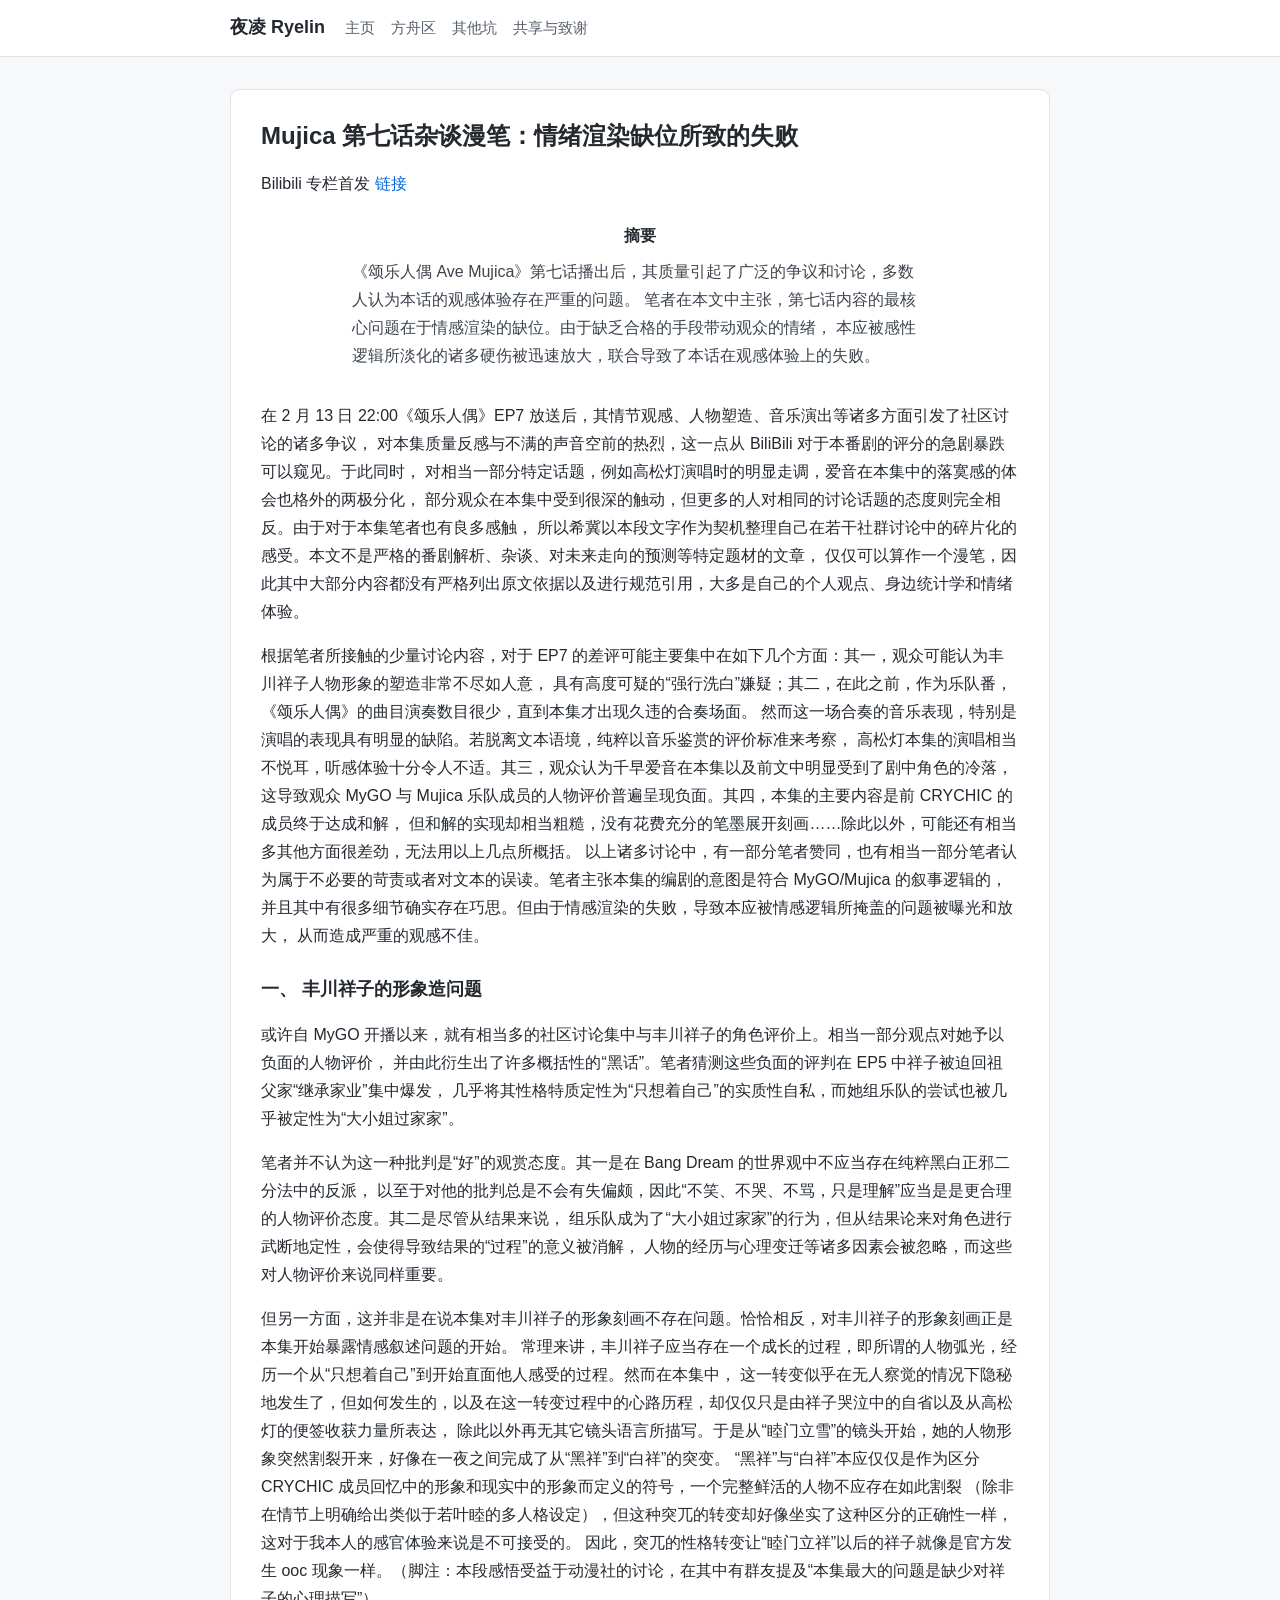
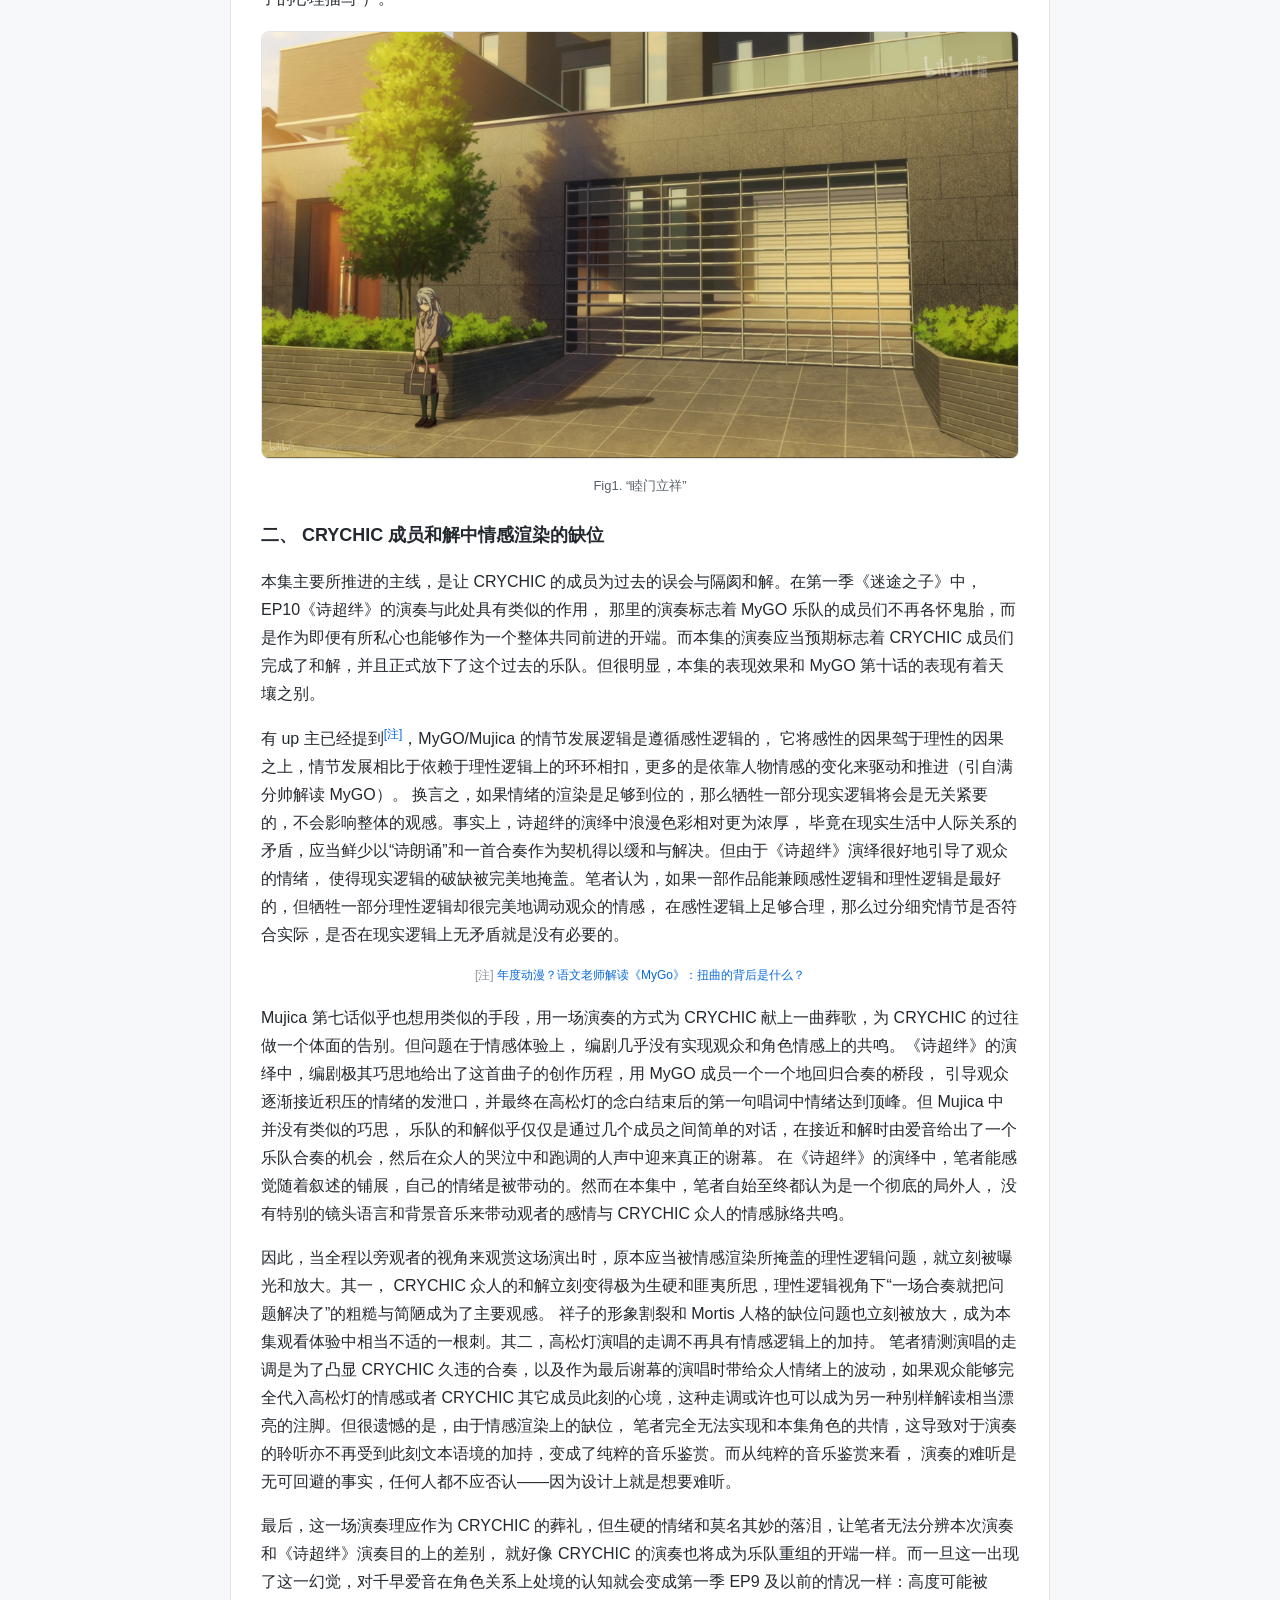
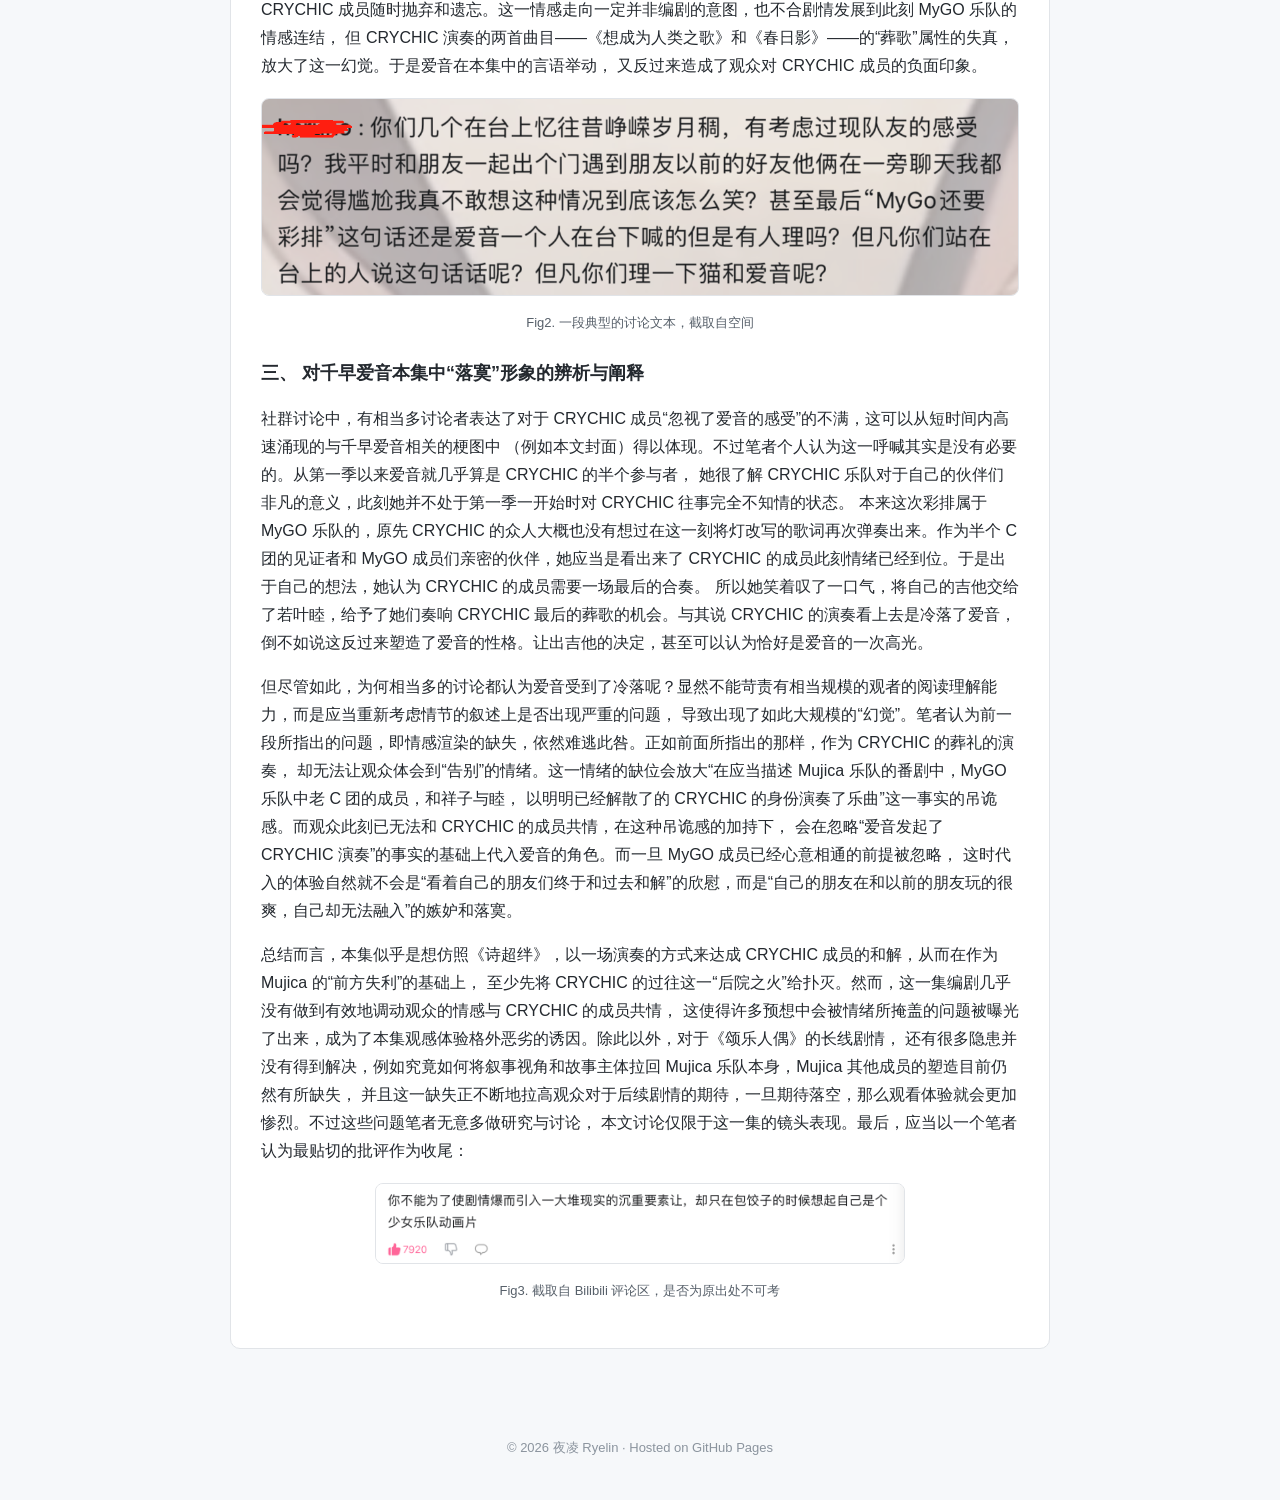
<file: blog/mujica-ep7.html>
<!DOCTYPE html>
<html lang="zh-CN">
<head>
  <meta charset="UTF-8" />
  <meta name="viewport" content="width=device-width, initial-scale=1.0" />
  <title>夜凌 Ryelin - Mujica 第七话杂谈漫笔：情绪渲染缺位所致的失败</title>
  <meta name="description" content="Mujica 第七话杂谈漫笔：情绪渲染缺位所致的失败。" />
  <!-- 全站共用样式表 -->
  <link rel="stylesheet" href="../assets/css/ryelin.css" />
</head>

<body>

  <!-- ===================== 顶部导航栏 ===================== -->
  <nav class="site-nav">
    <div class="nav-inner">
      <a class="nav-brand" href="../index.html">夜凌 Ryelin</a>
      <div class="nav-links">
        <a href="../index.html">主页</a>
        <a href="../ark.html">方舟区</a>
        <a href="../misc.html">其他坑</a>
        <a href="../acknowledge.html">共享与致谢</a>
      </div>
    </div>
  </nav>

  <main class="container">

    <article class="article">

      <h1>Mujica 第七话杂谈漫笔：情绪渲染缺位所致的失败</h1>

      <p class="card-meta">
        Bilibili 专栏首发
        <a href="https://www.bilibili.com/opus/1033784175632580681" target="_blank" rel="noopener">链接</a>
      </p>

      <!-- 摘要：居中标题，页边距比正文大 -->
      <div class="abstract">
        <div class="abstract-title">摘要</div>
        <p>
          《颂乐人偶 Ave Mujica》第七话播出后，其质量引起了广泛的争议和讨论，多数人认为本话的观感体验存在严重的问题。
          笔者在本文中主张，第七话内容的最核心问题在于情感渲染的缺位。由于缺乏合格的手段带动观众的情绪，
          本应被感性逻辑所淡化的诸多硬伤被迅速放大，联合导致了本话在观感体验上的失败。
        </p>
      </div>

      <p>
        在 2 月 13 日 22:00《颂乐人偶》EP7 放送后，其情节观感、人物塑造、音乐演出等诸多方面引发了社区讨论的诸多争议，
        对本集质量反感与不满的声音空前的热烈，这一点从 BiliBili 对于本番剧的评分的急剧暴跌可以窥见。于此同时，
        对相当一部分特定话题，例如高松灯演唱时的明显走调，爱音在本集中的落寞感的体会也格外的两极分化，
        部分观众在本集中受到很深的触动，但更多的人对相同的讨论话题的态度则完全相反。由于对于本集笔者也有良多感触，
        所以希冀以本段文字作为契机整理自己在若干社群讨论中的碎片化的感受。本文不是严格的番剧解析、杂谈、对未来走向的预测等特定题材的文章，
        仅仅可以算作一个漫笔，因此其中大部分内容都没有严格列出原文依据以及进行规范引用，大多是自己的个人观点、身边统计学和情绪体验。
      </p>

      <p>
        根据笔者所接触的少量讨论内容，对于 EP7 的差评可能主要集中在如下几个方面：其一，观众可能认为丰川祥子人物形象的塑造非常不尽如人意，
        具有高度可疑的“强行洗白”嫌疑；其二，在此之前，作为乐队番，《颂乐人偶》的曲目演奏数目很少，直到本集才出现久违的合奏场面。
        然而这一场合奏的音乐表现，特别是演唱的表现具有明显的缺陷。若脱离文本语境，纯粹以音乐鉴赏的评价标准来考察，
        高松灯本集的演唱相当不悦耳，听感体验十分令人不适。其三，观众认为千早爱音在本集以及前文中明显受到了剧中角色的冷落，
        这导致观众 MyGO 与 Mujica 乐队成员的人物评价普遍呈现负面。其四，本集的主要内容是前 CRYCHIC 的成员终于达成和解，
        但和解的实现却相当粗糙，没有花费充分的笔墨展开刻画……除此以外，可能还有相当多其他方面很差劲，无法用以上几点所概括。
        以上诸多讨论中，有一部分笔者赞同，也有相当一部分笔者认为属于不必要的苛责或者对文本的误读。笔者主张本集的编剧的意图是符合
        MyGO/Mujica 的叙事逻辑的，并且其中有很多细节确实存在巧思。但由于情感渲染的失败，导致本应被情感逻辑所掩盖的问题被曝光和放大，
        从而造成严重的观感不佳。
      </p>

      <h3>一、 丰川祥子的形象造问题</h3>

      <p>
        或许自 MyGO 开播以来，就有相当多的社区讨论集中与丰川祥子的角色评价上。相当一部分观点对她予以负面的人物评价，
        并由此衍生出了许多概括性的“黑话”。笔者猜测这些负面的评判在 EP5 中祥子被迫回祖父家“继承家业”集中爆发，
        几乎将其性格特质定性为“只想着自己”的实质性自私，而她组乐队的尝试也被几乎被定性为“大小姐过家家”。
      </p>

      <p>
        笔者并不认为这一种批判是“好”的观赏态度。其一是在 Bang Dream 的世界观中不应当存在纯粹黑白正邪二分法中的反派，
        以至于对他的批判总是不会有失偏颇，因此“不笑、不哭、不骂，只是理解”应当是是更合理的人物评价态度。其二是尽管从结果来说，
        组乐队成为了“大小姐过家家”的行为，但从结果论来对角色进行武断地定性，会使得导致结果的“过程”的意义被消解，
        人物的经历与心理变迁等诸多因素会被忽略，而这些对人物评价来说同样重要。
      </p>

      <p>
        但另一方面，这并非是在说本集对丰川祥子的形象刻画不存在问题。恰恰相反，对丰川祥子的形象刻画正是本集开始暴露情感叙述问题的开始。
        常理来讲，丰川祥子应当存在一个成长的过程，即所谓的人物弧光，经历一个从“只想着自己”到开始直面他人感受的过程。然而在本集中，
        这一转变似乎在无人察觉的情况下隐秘地发生了，但如何发生的，以及在这一转变过程中的心路历程，却仅仅只是由祥子哭泣中的自省以及从高松灯的便签收获力量所表达，
        除此以外再无其它镜头语言所描写。于是从“睦门立雪”的镜头开始，她的人物形象突然割裂开来，好像在一夜之间完成了从“黑祥”到“白祥”的突变。
        “黑祥”与“白祥”本应仅仅是作为区分 CRYCHIC 成员回忆中的形象和现实中的形象而定义的符号，一个完整鲜活的人物不应存在如此割裂
        （除非在情节上明确给出类似于若叶睦的多人格设定），但这种突兀的转变却好像坐实了这种区分的正确性一样，这对于我本人的感官体验来说是不可接受的。
        因此，突兀的性格转变让“睦门立祥”以后的祥子就像是官方发生 ooc 现象一样。（脚注：本段感悟受益于动漫社的讨论，在其中有群友提及“本集最大的问题是缺少对祥子的心理描写”）。
      </p>

      <figure class="fig">
        <img src="../images/mujica_fig1.jpg" alt="睦门立祥" />
        <figcaption>Fig1. “睦门立祥”</figcaption>
      </figure>

      <h3>二、 CRYCHIC 成员和解中情感渲染的缺位</h3>

      <p>
        本集主要所推进的主线，是让 CRYCHIC 的成员为过去的误会与隔阂和解。在第一季《迷途之子》中，EP10《诗超绊》的演奏与此处具有类似的作用，
        那里的演奏标志着 MyGO 乐队的成员们不再各怀鬼胎，而是作为即便有所私心也能够作为一个整体共同前进的开端。而本集的演奏应当预期标志着
        CRYCHIC 成员们完成了和解，并且正式放下了这个过去的乐队。但很明显，本集的表现效果和 MyGO 第十话的表现有着天壤之别。
      </p>

      <p>
        有 up 主已经提到<sup class="fn-ref"><a href="#fn-mygo">[注]</a></sup>，MyGO/Mujica 的情节发展逻辑是遵循感性逻辑的，
        它将感性的因果驾于理性的因果之上，情节发展相比于依赖于理性逻辑上的环环相扣，更多的是依靠人物情感的变化来驱动和推进（引自满分帅解读 MyGO）。
        换言之，如果情绪的渲染是足够到位的，那么牺牲一部分现实逻辑将会是无关紧要的，不会影响整体的观感。事实上，诗超绊的演绎中浪漫色彩相对更为浓厚，
        毕竟在现实生活中人际关系的矛盾，应当鲜少以“诗朗诵”和一首合奏作为契机得以缓和与解决。但由于《诗超绊》演绎很好地引导了观众的情绪，
        使得现实逻辑的破缺被完美地掩盖。笔者认为，如果一部作品能兼顾感性逻辑和理性逻辑是最好的，但牺牲一部分理性逻辑却很完美地调动观众的情感，
        在感性逻辑上足够合理，那么过分细究情节是否符合实际，是否在现实逻辑上无矛盾就是没有必要的。
      </p>

      <!-- 脚注：内容为带超链接的文字 -->
      <p class="footnote" id="fn-mygo">
        [注]
        <a href="https://www.bilibili.com/video/BV1GG411r7rE/?spm_id_from=333.14.top_right_bar_window_default_collection.content.click&amp;vd_source=e0b5b5957be74b54f441bf31b6ef17aa&amp;spm_id_from=333.1369.0.0" target="_blank" rel="noopener">年度动漫？语文老师解读《MyGo》：扭曲的背后是什么？</a>
      </p>

      <p>
        Mujica 第七话似乎也想用类似的手段，用一场演奏的方式为 CRYCHIC 献上一曲葬歌，为 CRYCHIC 的过往做一个体面的告别。但问题在于情感体验上，
        编剧几乎没有实现观众和角色情感上的共鸣。《诗超绊》的演绎中，编剧极其巧思地给出了这首曲子的创作历程，用 MyGO 成员一个一个地回归合奏的桥段，
        引导观众逐渐接近积压的情绪的发泄口，并最终在高松灯的念白结束后的第一句唱词中情绪达到顶峰。但 Mujica 中并没有类似的巧思，
        乐队的和解似乎仅仅是通过几个成员之间简单的对话，在接近和解时由爱音给出了一个乐队合奏的机会，然后在众人的哭泣中和跑调的人声中迎来真正的谢幕。
        在《诗超绊》的演绎中，笔者能感觉随着叙述的铺展，自己的情绪是被带动的。然而在本集中，笔者自始至终都认为是一个彻底的局外人，
        没有特别的镜头语言和背景音乐来带动观者的感情与 CRYCHIC 众人的情感脉络共鸣。
      </p>

      <p>
        因此，当全程以旁观者的视角来观赏这场演出时，原本应当被情感渲染所掩盖的理性逻辑问题，就立刻被曝光和放大。其一，
        CRYCHIC 众人的和解立刻变得极为生硬和匪夷所思，理性逻辑视角下“一场合奏就把问题解决了”的粗糙与简陋成为了主要观感。
        祥子的形象割裂和 Mortis 人格的缺位问题也立刻被放大，成为本集观看体验中相当不适的一根刺。其二，高松灯演唱的走调不再具有情感逻辑上的加持。
        笔者猜测演唱的走调是为了凸显 CRYCHIC 久违的合奏，以及作为最后谢幕的演唱时带给众人情绪上的波动，如果观众能够完全代入高松灯的情感或者
        CRYCHIC 其它成员此刻的心境，这种走调或许也可以成为另一种别样解读相当漂亮的注脚。但很遗憾的是，由于情感渲染上的缺位，
        笔者完全无法实现和本集角色的共情，这导致对于演奏的聆听亦不再受到此刻文本语境的加持，变成了纯粹的音乐鉴赏。而从纯粹的音乐鉴赏来看，
        演奏的难听是无可回避的事实，任何人都不应否认——因为设计上就是想要难听。
      </p>

      <p>
        最后，这一场演奏理应作为 CRYCHIC 的葬礼，但生硬的情绪和莫名其妙的落泪，让笔者无法分辨本次演奏和《诗超绊》演奏目的上的差别，
        就好像 CRYCHIC 的演奏也将成为乐队重组的开端一样。而一旦这一出现了这一幻觉，对千早爱音在角色关系上处境的认知就会变成第一季 EP9
        及以前的情况一样：高度可能被 CRYCHIC 成员随时抛弃和遗忘。这一情感走向一定并非编剧的意图，也不合剧情发展到此刻 MyGO 乐队的情感连结，
        但 CRYCHIC 演奏的两首曲目——《想成为人类之歌》和《春日影》——的“葬歌”属性的失真，放大了这一幻觉。于是爱音在本集中的言语举动，
        又反过来造成了观众对 CRYCHIC 成员的负面印象。
      </p>

      <figure class="fig">
        <img src="../images/mujica_fig2.png" alt="一段典型的讨论文本，截取自空间" />
        <figcaption>Fig2. 一段典型的讨论文本，截取自空间</figcaption>
      </figure>

      <h3>三、 对千早爱音本集中“落寞”形象的辨析与阐释</h3>

      <p>
        社群讨论中，有相当多讨论者表达了对于 CRYCHIC 成员“忽视了爱音的感受”的不满，这可以从短时间内高速涌现的与千早爱音相关的梗图中
        （例如本文封面）得以体现。不过笔者个人认为这一呼喊其实是没有必要的。从第一季以来爱音就几乎算是 CRYCHIC 的半个参与者，
        她很了解 CRYCHIC 乐队对于自己的伙伴们非凡的意义，此刻她并不处于第一季一开始时对 CRYCHIC 往事完全不知情的状态。
        本来这次彩排属于 MyGO 乐队的，原先 CRYCHIC 的众人大概也没有想过在这一刻将灯改写的歌词再次弹奏出来。作为半个 C 团的见证者和
        MyGO 成员们亲密的伙伴，她应当是看出来了 CRYCHIC 的成员此刻情绪已经到位。于是出于自己的想法，她认为 CRYCHIC 的成员需要一场最后的合奏。
        所以她笑着叹了一口气，将自己的吉他交给了若叶睦，给予了她们奏响 CRYCHIC 最后的葬歌的机会。与其说 CRYCHIC 的演奏看上去是冷落了爱音，
        倒不如说这反过来塑造了爱音的性格。让出吉他的决定，甚至可以认为恰好是爱音的一次高光。
      </p>

      <p>
        但尽管如此，为何相当多的讨论都认为爱音受到了冷落呢？显然不能苛责有相当规模的观者的阅读理解能力，而是应当重新考虑情节的叙述上是否出现严重的问题，
        导致出现了如此大规模的“幻觉”。笔者认为前一段所指出的问题，即情感渲染的缺失，依然难逃此咎。正如前面所指出的那样，作为 CRYCHIC 的葬礼的演奏，
        却无法让观众体会到“告别”的情绪。这一情绪的缺位会放大“在应当描述 Mujica 乐队的番剧中，MyGO 乐队中老 C 团的成员，和祥子与睦，
        以明明已经解散了的 CRYCHIC 的身份演奏了乐曲”这一事实的吊诡感。而观众此刻已无法和 CRYCHIC 的成员共情，在这种吊诡感的加持下，
        会在忽略“爱音发起了 CRYCHIC 演奏”的事实的基础上代入爱音的角色。而一旦 MyGO 成员已经心意相通的前提被忽略，
        这时代入的体验自然就不会是“看着自己的朋友们终于和过去和解”的欣慰，而是“自己的朋友在和以前的朋友玩的很爽，自己却无法融入”的嫉妒和落寞。
      </p>

      <p>
        总结而言，本集似乎是想仿照《诗超绊》，以一场演奏的方式来达成 CRYCHIC 成员的和解，从而在作为 Mujica 的“前方失利”的基础上，
        至少先将 CRYCHIC 的过往这一“后院之火”给扑灭。然而，这一集编剧几乎没有做到有效地调动观众的情感与 CRYCHIC 的成员共情，
        这使得许多预想中会被情绪所掩盖的问题被曝光了出来，成为了本集观感体验格外恶劣的诱因。除此以外，对于《颂乐人偶》的长线剧情，
        还有很多隐患并没有得到解决，例如究竟如何将叙事视角和故事主体拉回 Mujica 乐队本身，Mujica 其他成员的塑造目前仍然有所缺失，
        并且这一缺失正不断地拉高观众对于后续剧情的期待，一旦期待落空，那么观看体验就会更加惨烈。不过这些问题笔者无意多做研究与讨论，
        本文讨论仅限于这一集的镜头表现。最后，应当以一个笔者认为最贴切的批评作为收尾：
      </p>

      <figure class="fig narrow">
        <img src="../images/mujica_fig3.png" alt="截取自 Bilibili 评论区" />
        <figcaption>Fig3. 截取自 Bilibili 评论区，是否为原出处不可考</figcaption>
      </figure>

    </article>

  </main>

  <!-- ===================== 页脚 ===================== -->
  <footer class="site-footer">
    © <span id="year"></span> 夜凌 Ryelin · Hosted on GitHub Pages
  </footer>

  <script>
    document.getElementById('year').textContent = new Date().getFullYear();
  </script>

</body>
</html>
</file>
<file: assets/css/ryelin.css>
/* =========================================================
   夜凌 Ryelin 个人主页样式表 (ryelin.css)
   说明：本文件服务于本站全部手写页面（index / ark / misc / blog 等），
   不依赖任何前端框架，纯 CSS 实现，便于日后自行修改。
   ========================================================= */

/* ---------- 全局基础样式 ---------- */
* {
  box-sizing: border-box; /* 让 padding/border 计入宽度，避免布局溢出 */
}

body {
  margin: 0;
  padding: 0;
  /* 使用系统自带字体，兼顾中文与英文显示，无需额外加载字体文件 */
  font-family: -apple-system, BlinkMacSystemFont, "Segoe UI", "Microsoft YaHei",
    "PingFang SC", "Hiragino Sans GB", Roboto, Helvetica, Arial, sans-serif;
  font-size: 16px;
  line-height: 1.75;
  color: #24292f;
  background-color: #f6f8fa;
}

/* ---------- 顶部导航栏 ---------- */
.site-nav {
  background-color: #ffffff;
  border-bottom: 1px solid #e1e4e8;
  position: sticky; /* 滚动时固定在顶部 */
  top: 0;
  z-index: 10;
}

.site-nav .nav-inner {
  max-width: 860px;
  margin: 0 auto;
  padding: 12px 20px;
  display: flex;
  align-items: center;
  gap: 20px;
}

.site-nav .nav-brand {
  font-weight: 700;
  font-size: 18px;
  color: #24292f;
  text-decoration: none;
}

.site-nav .nav-links {
  display: flex;
  gap: 16px;
  flex-wrap: wrap;
}

.site-nav .nav-links a {
  color: #57606a;
  text-decoration: none;
  font-size: 15px;
}

.site-nav .nav-links a:hover,
.site-nav .nav-links a.active {
  color: #0969da; /* 悬停或当前页高亮为蓝色 */
}

/* ---------- 主体内容容器 ---------- */
.container {
  max-width: 860px;
  margin: 0 auto;
  padding: 32px 20px 64px;
}

/* ---------- 标题层级 ---------- */
h1 {
  font-size: 30px;
  margin: 0 0 8px;
}

h2 {
  font-size: 22px;
  margin: 40px 0 12px;
  padding-bottom: 6px;
  border-bottom: 2px solid #d0d7de; /* 区块标题下的分隔线 */
}

h3 {
  font-size: 18px;
  margin: 24px 0 8px;
}

/* ---------- 首页个人信息头部（照片 + 简介） ---------- */
.profile {
  display: flex;
  flex-wrap: wrap;
  gap: 28px;
  align-items: flex-start;
  background: #ffffff;
  border: 1px solid #e1e4e8;
  border-radius: 10px;
  padding: 28px;
}

.profile .photo {
  width: 160px;
  height: 160px;
  object-fit: cover; /* 裁剪填充，保证头像不变形 */
  border-radius: 10px;
  border: 1px solid #e1e4e8;
  flex-shrink: 0;
}

.profile .intro {
  flex: 1 1 320px;
}

.profile .intro p {
  margin: 6px 0;
}

/* 副标题/说明文字使用灰色 */
.muted {
  color: #57606a;
  font-size: 15px;
}

/* ---------- 列表样式 ---------- */
ul.clean {
  margin: 8px 0;
  padding-left: 22px;
}

ul.clean li {
  margin: 6px 0;
}

/* 嵌套列表（研究方向下的子项）保持紧凑 */
ul.clean ul {
  margin: 4px 0;
}

/* 列表项内的解释段落（不显示圆圈，作为条目的说明文字） */
ul.clean li > p {
  margin: 4px 0;
}

/* ---------- 链接 ---------- */
a {
  color: #0969da;
  text-decoration: none;
}

a:hover {
  text-decoration: underline;
}

/* 只做下划线、不变成蓝色的链接（母版特殊要求） */
a.link-plain {
  color: inherit;
  text-decoration: underline;
}

/* ---------- 卡片区块（用于各条目） ---------- */
.card {
  background: #ffffff;
  border: 1px solid #e1e4e8;
  border-radius: 10px;
  padding: 18px 22px;
  margin: 16px 0;
}

.card .card-title {
  font-size: 17px;
  font-weight: 600;
  margin: 0 0 6px;
}

.card .card-meta {
  color: #57606a;
  font-size: 14px;
  margin: 4px 0;
}

.card .card-body {
  margin: 10px 0 0;
}

/* 论文条目中的外部链接小标签 */
.tag-links a {
  display: inline-block;
  margin-right: 12px;
  font-size: 14px;
}

/* =========================================================
   以下为 ACGN 站特有排版：图片、图注、合作者、脚注等
   ========================================================= */

/* ---------- 图片与图注 ---------- */
/* 标准插图：居中、限制最大宽度，避免在正文里显得过大 */
figure.fig {
  margin: 18px auto;
  text-align: center;
}

figure.fig img {
  max-width: 100%;
  height: auto;
  border: 1px solid #e1e4e8;
  border-radius: 8px;
}

/* 两侧留白更多的窄图（母版要求“留一点页边距，不要填满”） */
figure.fig.narrow img {
  max-width: 70%;
}

/* 更小的图（例如“白毛博士2”要与图注左右分布） */
figure.fig.small img {
  max-width: 55%;
}

/* 母版要求：缩小图片到 0.5 LineWidth（半行宽） */
figure.fig.half img {
  max-width: 50%;
}

/* 母版要求：图片宽度改为 0.6 LineWidth（图注也在图片宽度内居中） */
figure.fig.w60 img {
  max-width: 60%;
}

figure.fig.w60 figcaption {
  max-width: 60%;
  margin-left: auto;
  margin-right: auto;
}

/* 图注：小字号、灰色、居中 */
figure.fig figcaption {
  margin-top: 8px;
  font-size: 13px;
  line-height: 1.6;
  color: #57606a;
  text-align: center;
}

/* 图注在图片宽度范围内居中，且两侧留白 */
figure.fig.narrow figcaption {
  max-width: 70%;
  margin-left: auto;
  margin-right: auto;
}

/* ---------- 左右分布的图文（图小、注大） ---------- */
.figure-side {
  display: flex;
  flex-wrap: wrap;
  gap: 20px;
  align-items: center; /* 图与注在垂直方向居中 */
  margin: 18px 0;
}

.figure-side img {
  width: 40%; /* 图片较小 */
  max-width: 260px;
  height: auto;
  border: 1px solid #e1e4e8;
  border-radius: 8px;
  flex-shrink: 0;
}

.figure-side .side-caption {
  flex: 1 1 240px;
  font-size: 19px; /* 图注字号放大 */
  color: #24292f;
  text-align: center; /* 图注在自己的板块内居中 */
}

/* ---------- 合作者强调（加粗，接近小标题字体） ---------- */
.collab {
  font-size: 16px;
  font-weight: 700;
  color: #24292f;
  margin: 10px 0 4px;
}

/* ---------- 小字居中说明 / 图注型文字 ---------- */
.note {
  font-size: 13px;
  color: #57606a;
  text-align: center;
  margin: 6px 0 18px;
}

/* ---------- 删除线说明（居中缩小） ---------- */
.strike-note {
  text-align: center;
  font-size: 13px;
  color: #8b949e;
  text-decoration: line-through;
  margin: 6px 0 18px;
}

/* ---------- 浅色区块（文章中的引用/补充段落） ---------- */
.block-muted {
  background: #eef1f4;
  border-left: 3px solid #d0d7de;
  border-radius: 6px;
  padding: 14px 18px;
  margin: 20px 0;
  color: #6e7781; /* 文字更浅一些 */
  font-size: 14px;
}

.block-muted p {
  margin: 6px 0;
}

/* ---------- 文章页（blog） ---------- */
.article {
  background: #ffffff;
  border: 1px solid #e1e4e8;
  border-radius: 10px;
  padding: 28px 30px;
}

.article h1 {
  font-size: 24px;
  line-height: 1.5;
}

/* 文章摘要：居中标题 + 比正文更大的页边距 */
.article .abstract {
  margin: 24px 0 32px;
}

.article .abstract .abstract-title {
  text-align: center;
  font-weight: 700;
  margin-bottom: 8px;
}

.article .abstract p {
  margin: 8px 0;
  padding: 0 12%; /* 摘要两侧留白比正文大 */
  color: #3d444d;
}

.article h4 {
  font-size: 17px;
  margin: 26px 0 8px;
}

/* 脚注文字：字号减小、居中 */
.footnote {
  font-size: 12px;
  color: #8b949e;
  text-align: center;
  margin: 4px 0 18px;
}

/* 正文内联脚注标记（上标形式的小链接） */
.fn-ref {
  font-size: 12px;
  vertical-align: super;
  color: #0969da;
}

/* ---------- 页脚 ---------- */
.site-footer {
  text-align: center;
  color: #8b949e;
  font-size: 13px;
  padding: 24px 20px 40px;
}

/* ---------- 窄屏适配 ---------- */
@media (max-width: 600px) {
  .profile {
    flex-direction: column;
    align-items: center;
    text-align: center;
  }
  .profile .intro {
    text-align: left;
  }
  h1 {
    font-size: 26px;
  }
  figure.fig.narrow img,
  figure.fig.small img {
    max-width: 100%;
  }
  figure.fig.narrow figcaption {
    max-width: 100%;
  }
  .figure-side {
    flex-direction: column;
    align-items: center;
    text-align: center;
  }
  .figure-side img {
    width: 70%;
  }
  .article {
    padding: 20px 18px;
  }
  .article .abstract p {
    padding: 0;
  }
}
</file>
